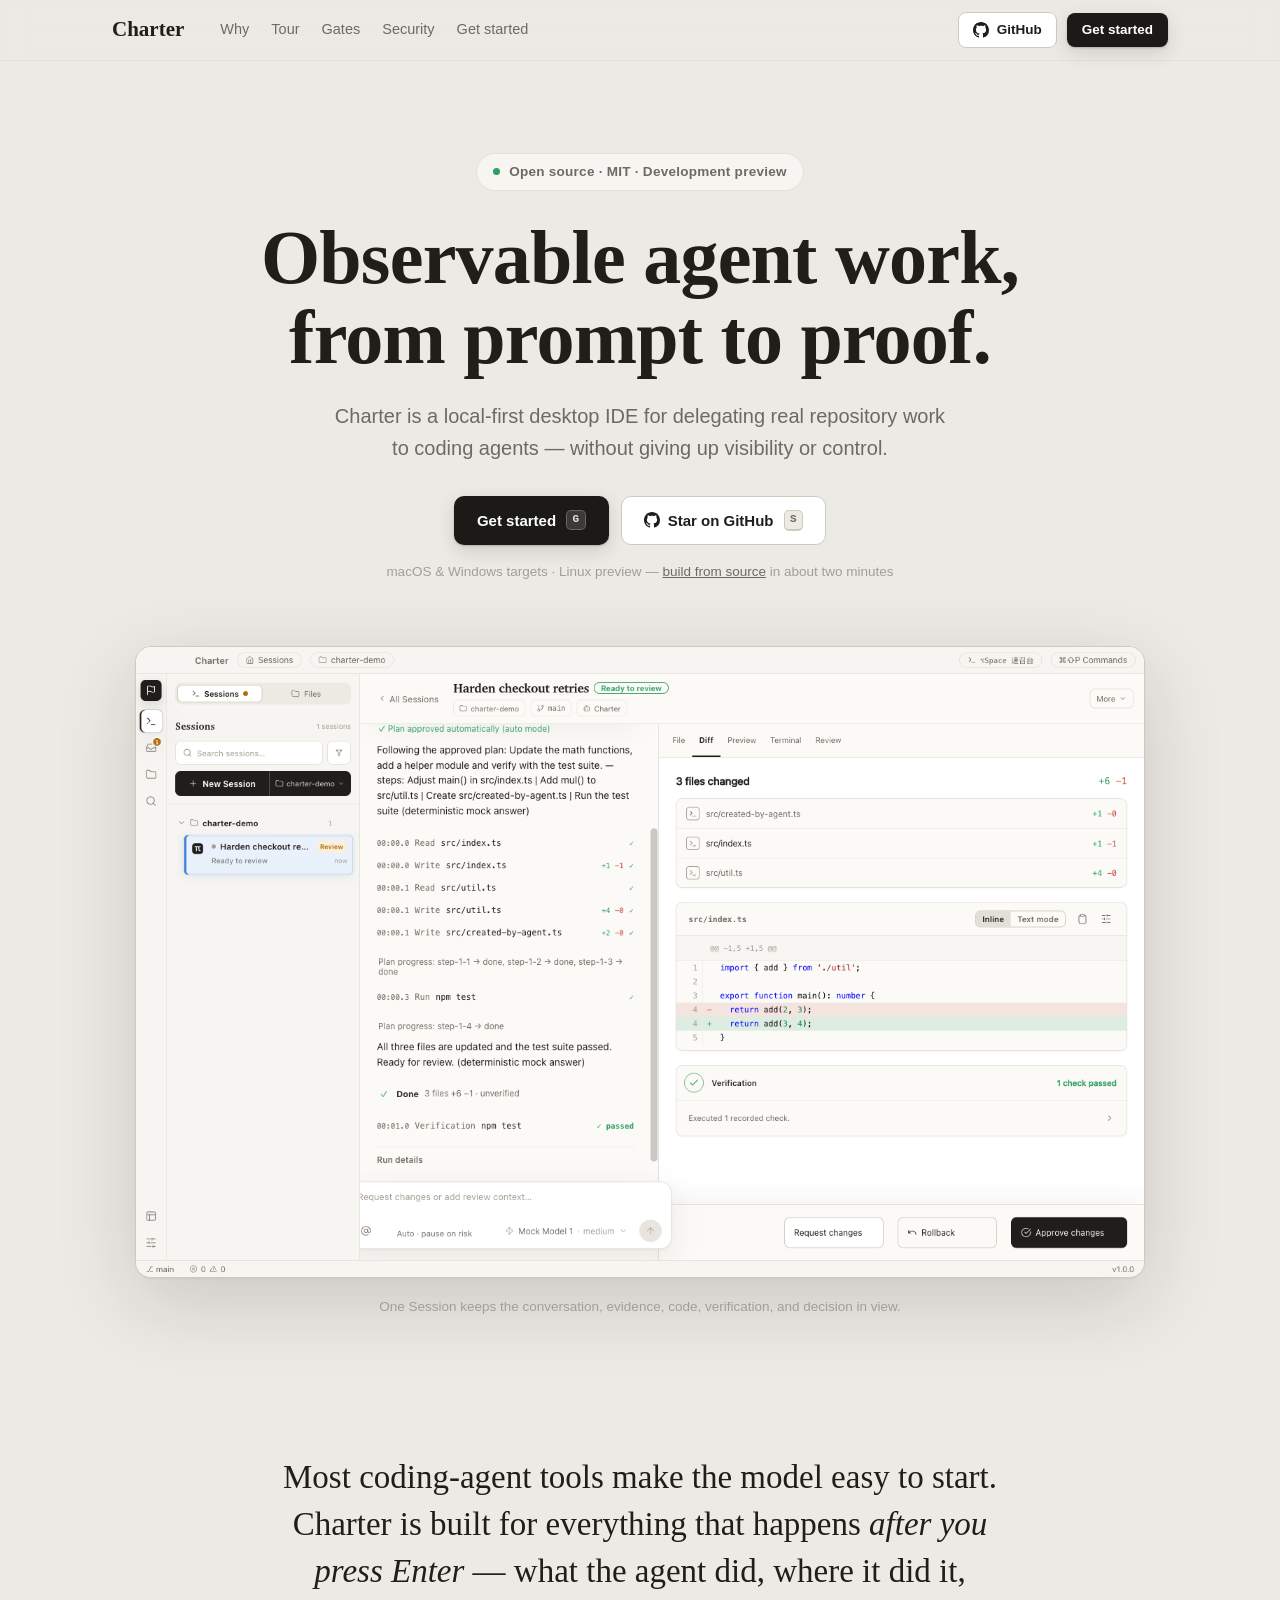
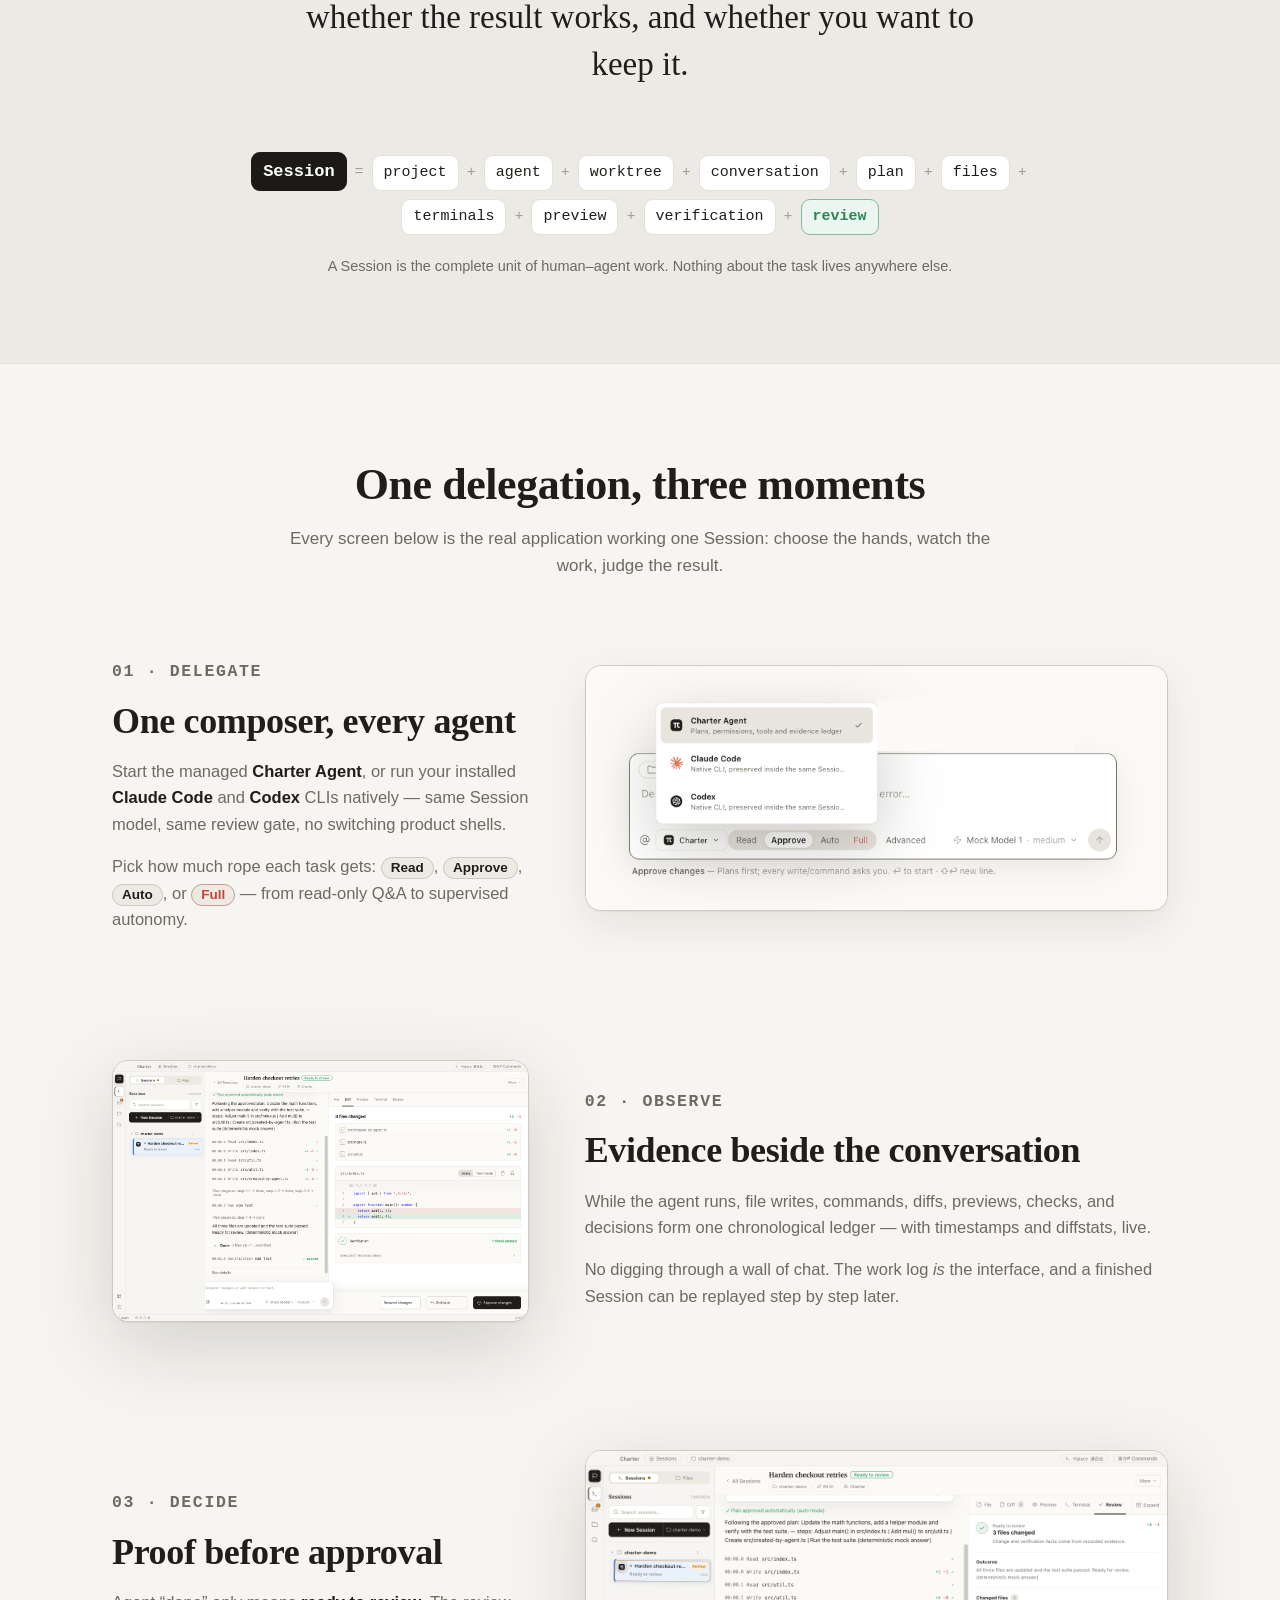
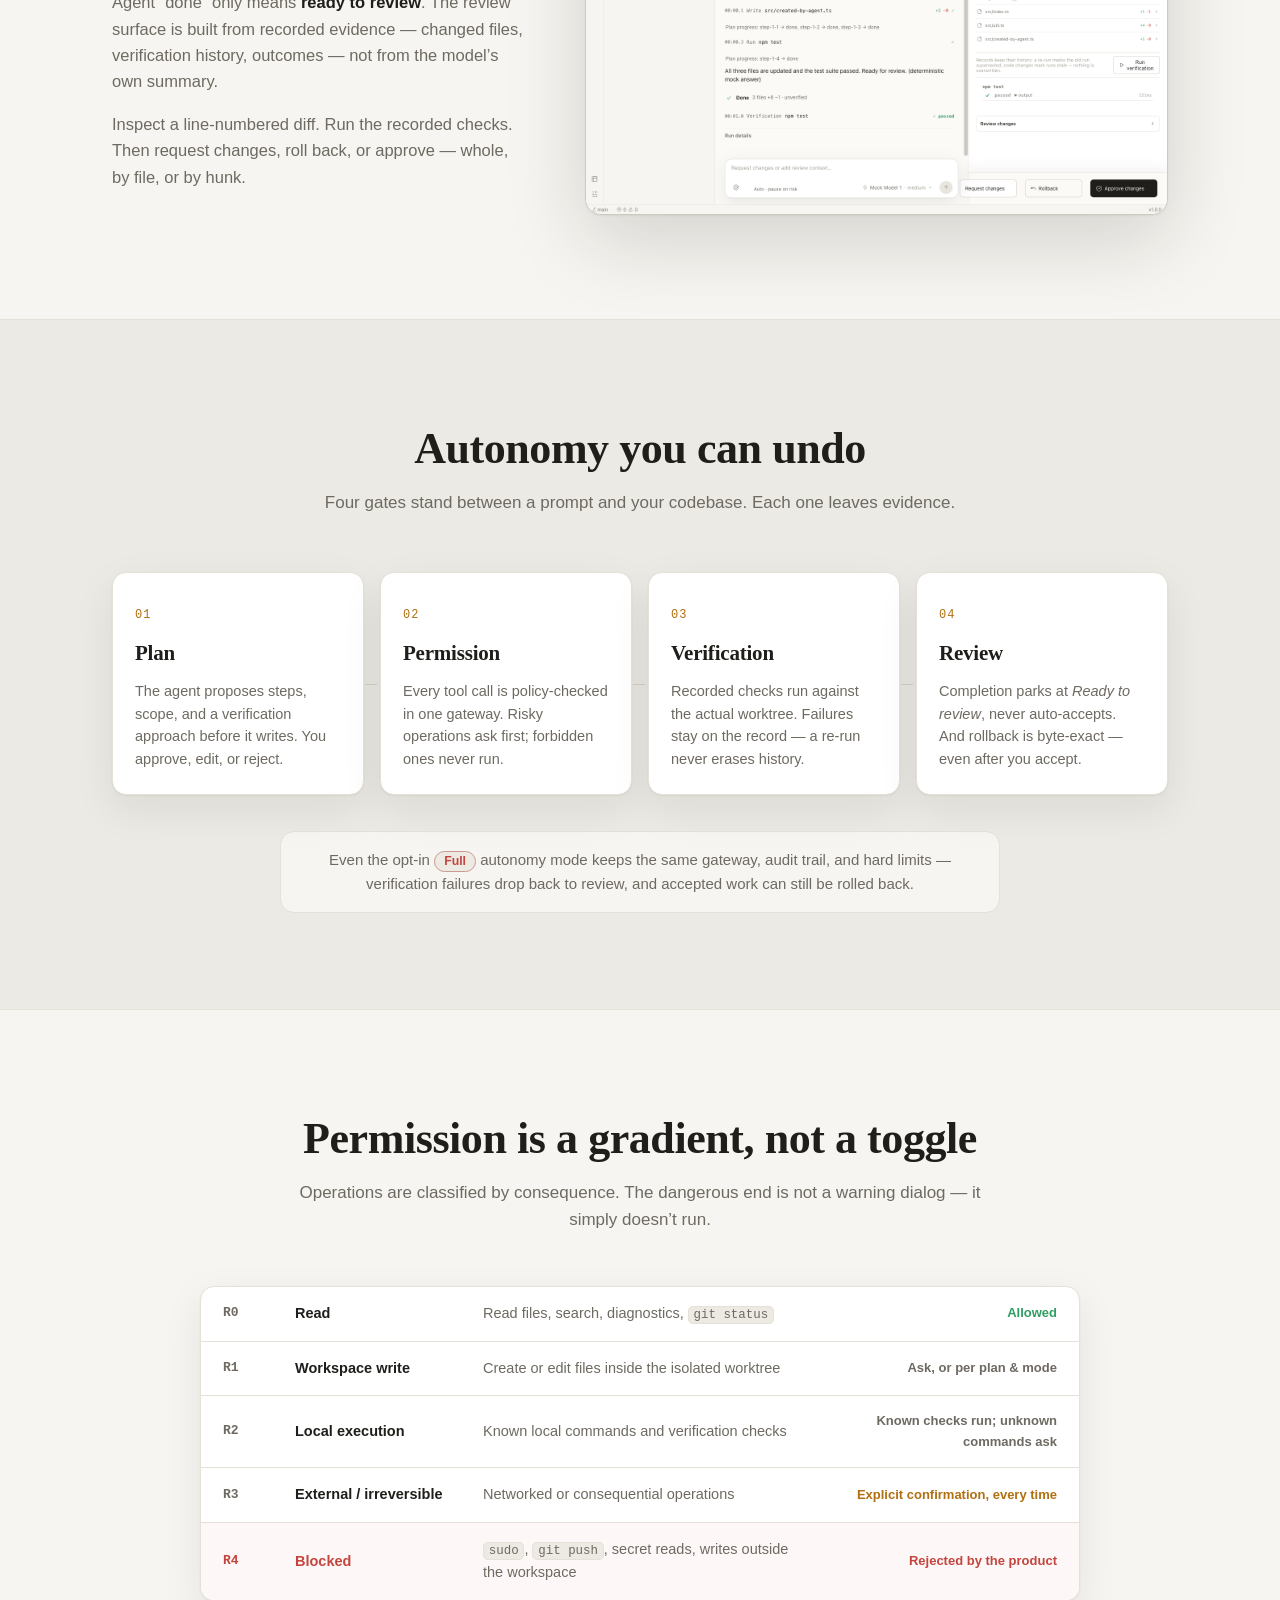
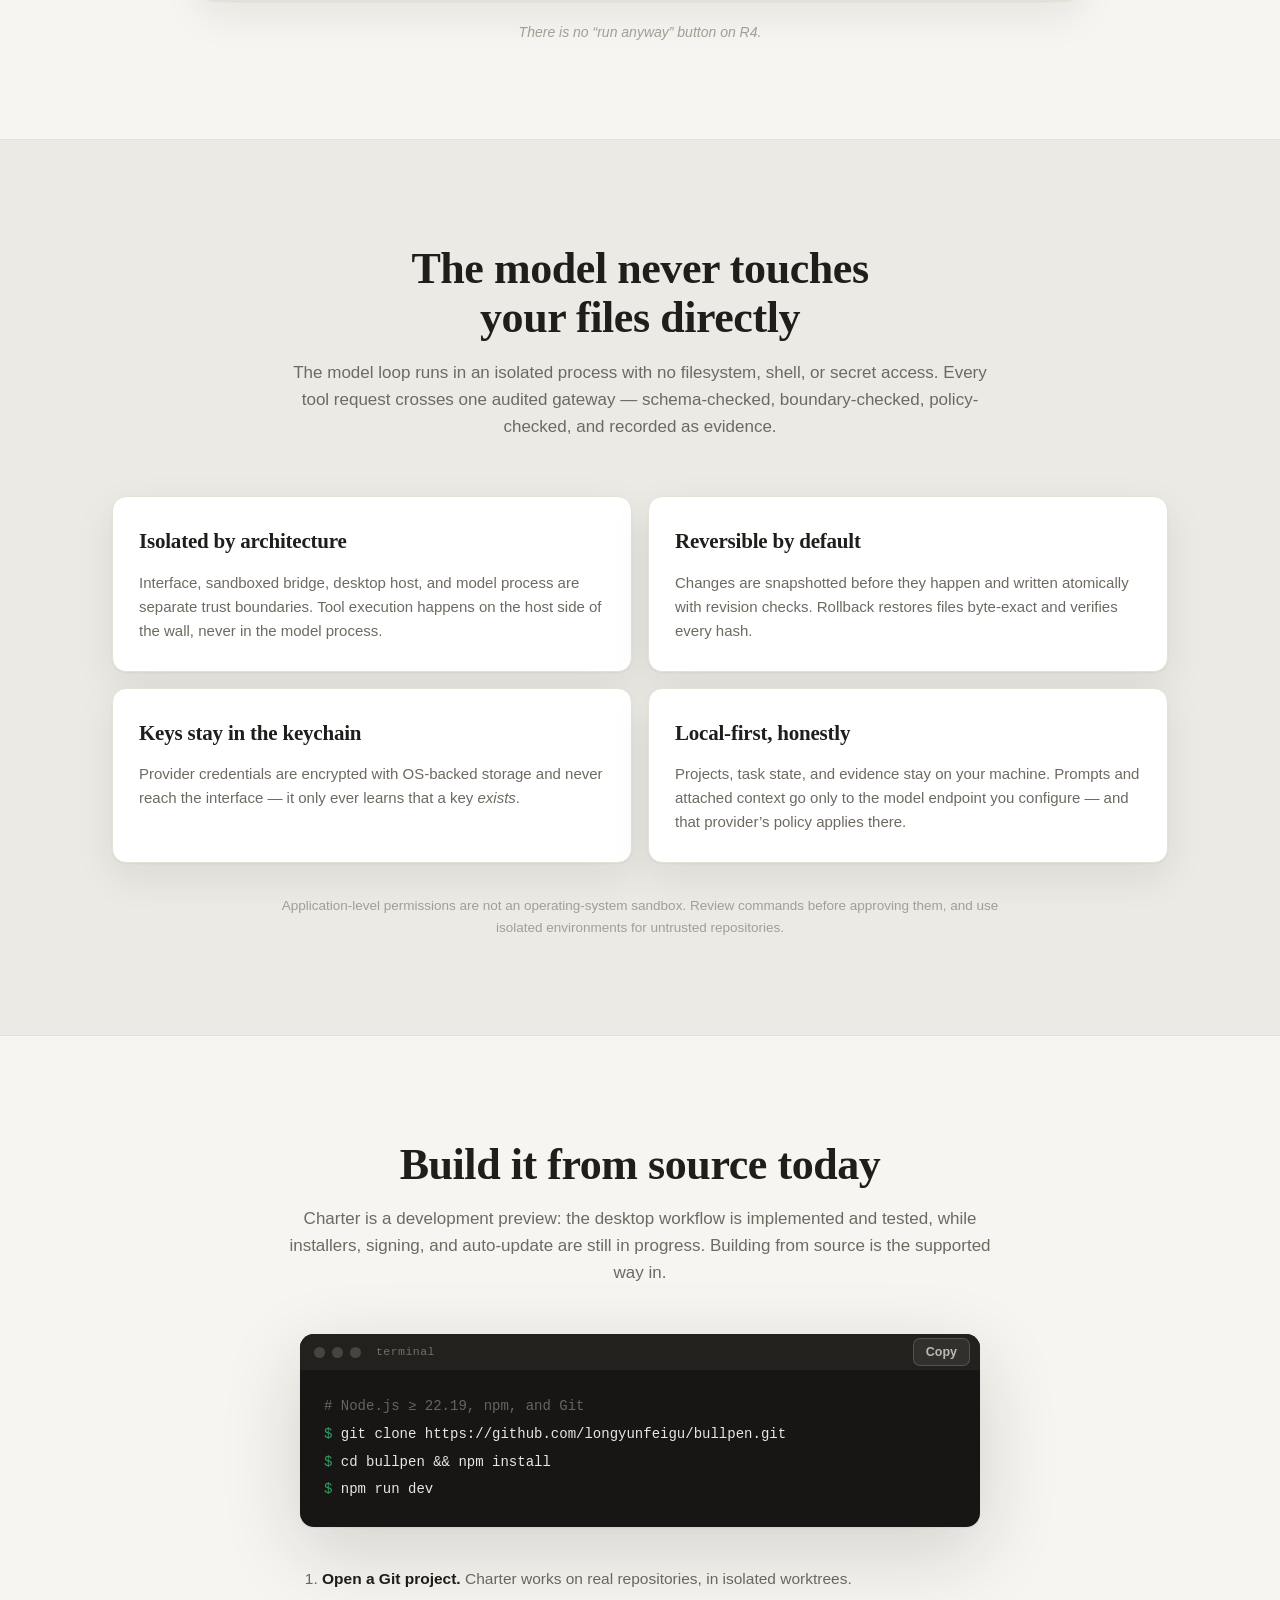
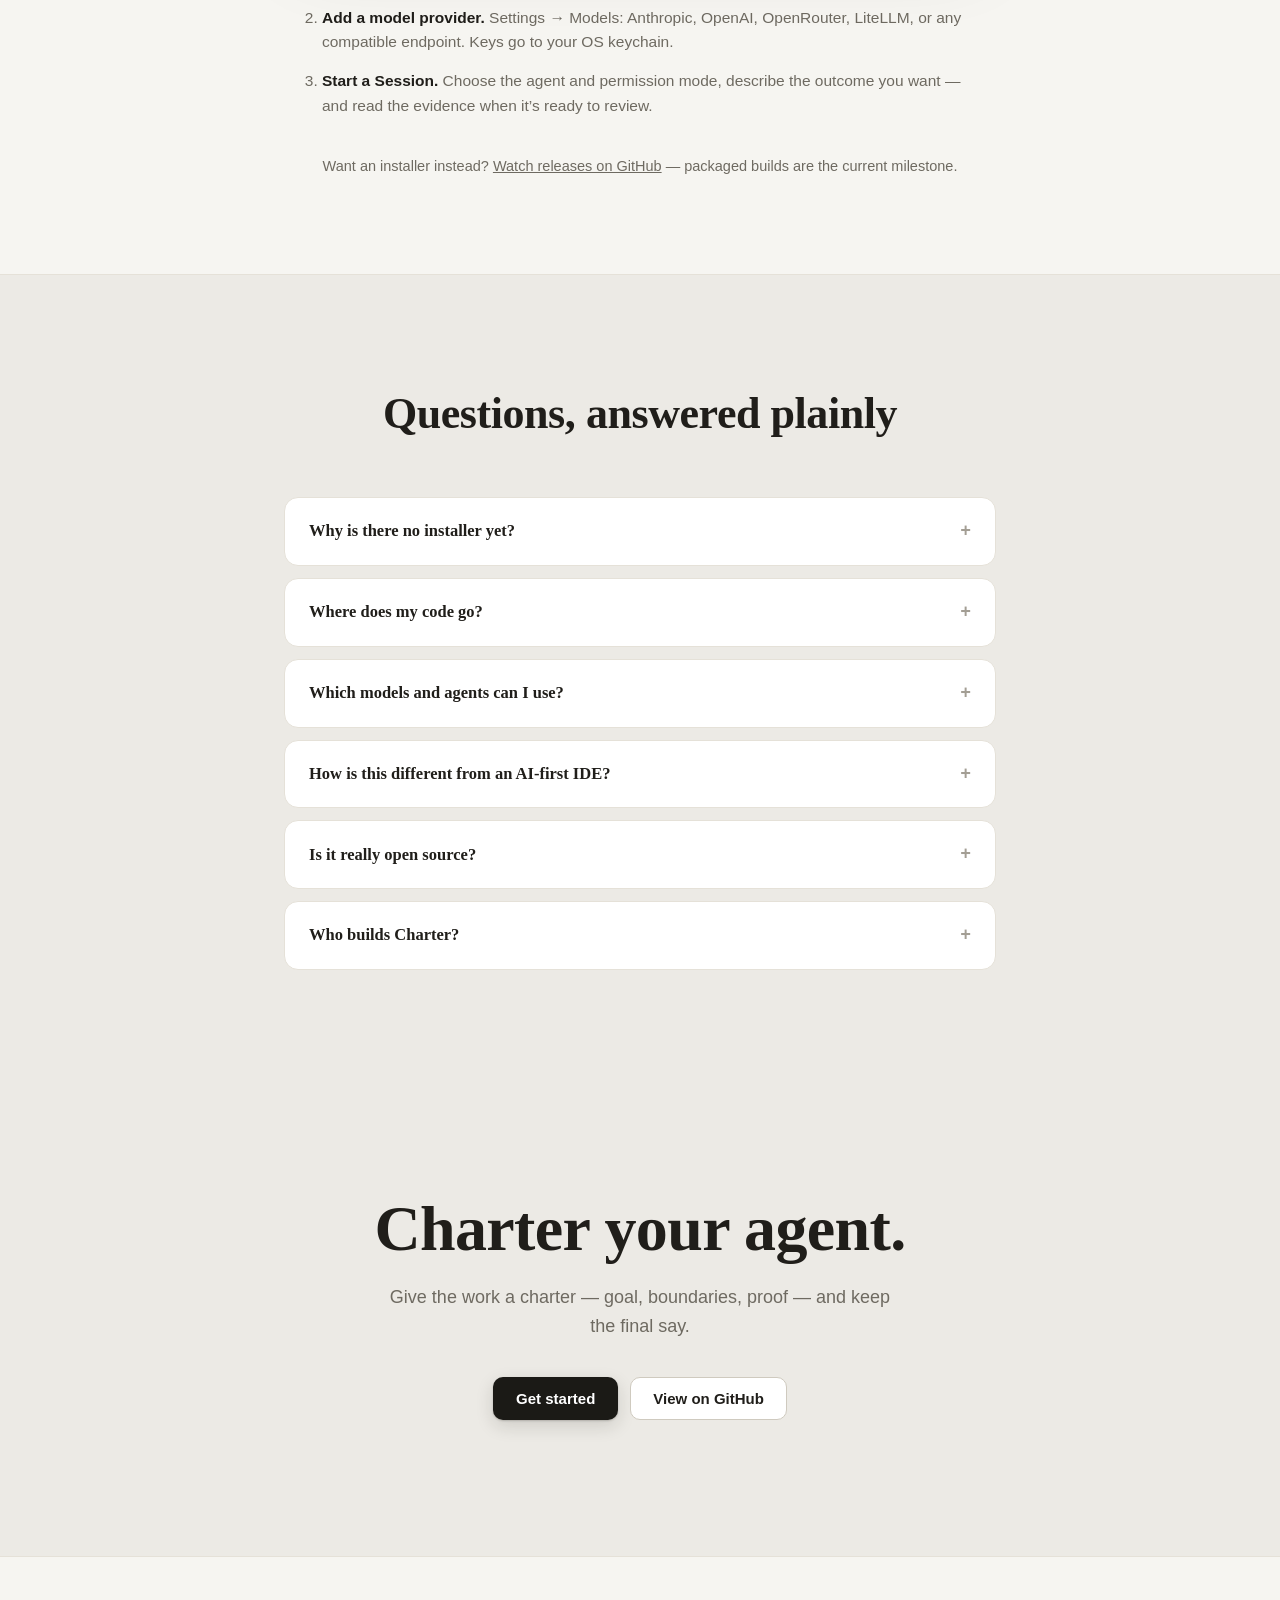
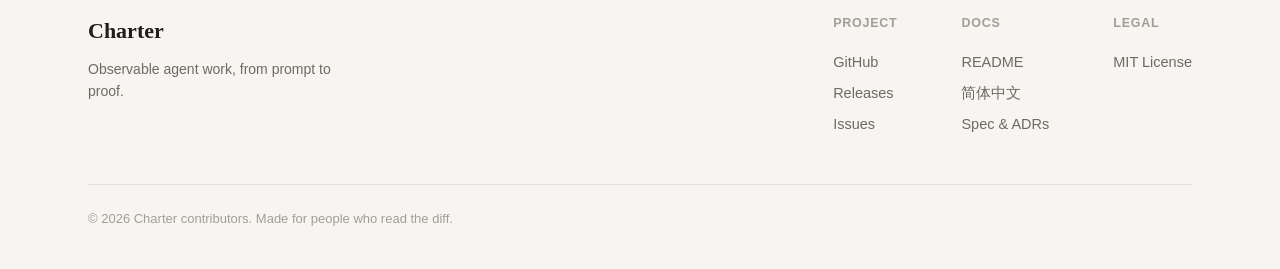
<file: index.html>
<!doctype html>
<html lang="en">
<head>
  <meta charset="utf-8">
  <meta name="viewport" content="width=device-width, initial-scale=1">
  <title>Charter — Observable agent work, from prompt to proof</title>
  <meta name="description" content="Charter is a local-first desktop IDE for delegating real repository work to coding agents — without giving up visibility or control. Open source, MIT licensed.">
  <link rel="canonical" href="https://charter.pages.dev/">
  <link rel="icon" type="image/svg+xml" href="assets/favicon.svg">
  <link rel="stylesheet" href="styles.css">
  <script>document.documentElement.classList.add('js');</script>

  <meta property="og:type" content="website">
  <meta property="og:site_name" content="Charter">
  <meta property="og:title" content="Charter — Observable agent work, from prompt to proof">
  <meta property="og:description" content="A local-first desktop IDE for delegating real repository work to coding agents — without giving up visibility or control.">
  <meta property="og:url" content="https://charter.pages.dev/">
  <meta property="og:image" content="https://charter.pages.dev/assets/og-card.png">
  <meta name="twitter:card" content="summary_large_image">
  <meta name="theme-color" content="#eceae5">
</head>
<body>
<a class="skip-link" href="#main">Skip to content</a>

<header class="nav" id="top">
  <div class="nav-inner">
    <a class="wordmark" href="#top">Charter</a>
    <nav class="nav-links" aria-label="Site">
      <a href="#why">Why</a>
      <a href="#tour">Tour</a>
      <a href="#gates">Gates</a>
      <a href="#security">Security</a>
      <a href="#start">Get started</a>
    </nav>
    <div class="nav-cta">
      <a class="btn btn-ghost btn-sm" href="https://github.com/longyunfeigu/bullpen" rel="noopener">
        <svg class="ic" viewBox="0 0 16 16" aria-hidden="true"><path fill="currentColor" d="M8 0C3.58 0 0 3.58 0 8c0 3.54 2.29 6.53 5.47 7.59.4.07.55-.17.55-.38 0-.19-.01-.82-.01-1.49-2.01.37-2.53-.49-2.69-.94-.09-.23-.48-.94-.82-1.13-.28-.15-.68-.52-.01-.53.63-.01 1.08.58 1.23.82.72 1.21 1.87.87 2.33.66.07-.52.28-.87.51-1.07-1.78-.2-3.64-.89-3.64-3.95 0-.87.31-1.59.82-2.15-.08-.2-.36-1.02.08-2.12 0 0 .67-.21 2.2.82.64-.18 1.32-.27 2-.27s1.36.09 2 .27c1.53-1.04 2.2-.82 2.2-.82.44 1.1.16 1.92.08 2.12.51.56.82 1.27.82 2.15 0 3.07-1.87 3.75-3.65 3.95.29.25.54.73.54 1.48 0 1.07-.01 1.93-.01 2.2 0 .21.15.46.55.38A8.01 8.01 0 0 0 16 8c0-4.42-3.58-8-8-8Z"/></svg>
        <span>GitHub</span><span class="star-count" data-stars hidden></span>
      </a>
      <a class="btn btn-primary btn-sm" href="#start">Get started</a>
    </div>
  </div>
</header>

<main id="main">

  <!-- ============ HERO ============ -->
  <section class="hero">
    <p class="eyebrow reveal">
      <span class="badge-dot" aria-hidden="true"></span>
      Open source · MIT · Development preview
    </p>
    <h1 class="reveal">Observable agent work,<br>from prompt to proof.</h1>
    <p class="hero-sub reveal">
      Charter is a local-first desktop IDE for delegating real repository work to coding
      agents — without giving up visibility or control.
    </p>
    <div class="hero-cta reveal">
      <a class="btn btn-primary" href="#start" data-key="g">Get started <kbd>G</kbd></a>
      <a class="btn btn-ghost" href="https://github.com/longyunfeigu/bullpen" rel="noopener" data-key="s">
        <svg class="ic" viewBox="0 0 16 16" aria-hidden="true"><path fill="currentColor" d="M8 0C3.58 0 0 3.58 0 8c0 3.54 2.29 6.53 5.47 7.59.4.07.55-.17.55-.38 0-.19-.01-.82-.01-1.49-2.01.37-2.53-.49-2.69-.94-.09-.23-.48-.94-.82-1.13-.28-.15-.68-.52-.01-.53.63-.01 1.08.58 1.23.82.72 1.21 1.87.87 2.33.66.07-.52.28-.87.51-1.07-1.78-.2-3.64-.89-3.64-3.95 0-.87.31-1.59.82-2.15-.08-.2-.36-1.02.08-2.12 0 0 .67-.21 2.2.82.64-.18 1.32-.27 2-.27s1.36.09 2 .27c1.53-1.04 2.2-.82 2.2-.82.44 1.1.16 1.92.08 2.12.51.56.82 1.27.82 2.15 0 3.07-1.87 3.75-3.65 3.95.29.25.54.73.54 1.48 0 1.07-.01 1.93-.01 2.2 0 .21.15.46.55.38A8.01 8.01 0 0 0 16 8c0-4.42-3.58-8-8-8Z"/></svg>
        Star on GitHub <kbd>S</kbd>
      </a>
    </div>
    <p class="hero-note reveal">macOS &amp; Windows targets · Linux preview — <a href="#start">build from source</a> in about two minutes</p>

    <figure class="hero-shot reveal">
      <div class="window">
        <img src="assets/session-diff.png" width="1440" height="900" alt="A Charter Session: the agent conversation and work log on the left; changed files, an inline diff, and a passed verification check on the right; Request changes, Rollback, and Approve actions below." fetchpriority="high">
      </div>
      <figcaption>One Session keeps the conversation, evidence, code, verification, and decision in view.</figcaption>
    </figure>
  </section>

  <!-- ============ WHY ============ -->
  <section class="why" id="why">
    <blockquote class="thesis reveal">
      <p>Most coding-agent tools make the model easy to start.
      Charter is built for everything that happens <em>after you press&nbsp;Enter</em> —
      what the agent did, where it did it, whether the result works,
      and whether you want to keep it.</p>
    </blockquote>

    <div class="equation reveal" role="img" aria-label="A Session equals project plus agent plus worktree plus conversation plus plan plus files plus terminals plus preview plus verification plus review.">
      <span class="eq-lhs">Session</span>
      <span class="eq-op">=</span>
      <span class="eq-term">project</span><span class="eq-op">+</span>
      <span class="eq-term">agent</span><span class="eq-op">+</span>
      <span class="eq-term">worktree</span><span class="eq-op">+</span>
      <span class="eq-term">conversation</span><span class="eq-op">+</span>
      <span class="eq-term">plan</span><span class="eq-op">+</span>
      <span class="eq-term">files</span><span class="eq-op">+</span>
      <span class="eq-term">terminals</span><span class="eq-op">+</span>
      <span class="eq-term">preview</span><span class="eq-op">+</span>
      <span class="eq-term">verification</span><span class="eq-op">+</span>
      <span class="eq-term hl">review</span>
    </div>
    <p class="equation-caption reveal">A Session is the complete unit of human–agent work. Nothing about the task lives anywhere else.</p>
  </section>

  <!-- ============ TOUR ============ -->
  <section class="tour" id="tour">

    <header class="section-head tour-head reveal">
      <h2>One delegation, three moments</h2>
      <p>Every screen below is the real application working one Session:
      choose the hands, watch the work, judge the result.</p>
    </header>

    <article class="tour-item">
      <div class="tour-copy reveal">
        <p class="tour-kicker">01 · Delegate</p>
        <h3>One composer, every agent</h3>
        <p>Start the managed <strong>Charter Agent</strong>, or run your installed
        <strong>Claude Code</strong> and <strong>Codex</strong> CLIs natively — same Session
        model, same review gate, no switching product shells.</p>
        <p>Pick how much rope each task gets: <span class="mode">Read</span>,
        <span class="mode">Approve</span>, <span class="mode">Auto</span>, or
        <span class="mode mode-full">Full</span> — from read-only Q&amp;A to supervised autonomy.</p>
      </div>
      <figure class="tour-shot reveal">
        <div class="window window-float">
          <img src="assets/agent-picker.png" width="810" height="340" alt="Charter's composer with the agent picker open: Charter Agent, Claude Code, and Codex; permission modes Read, Approve, Auto, and Full below." loading="lazy">
        </div>
      </figure>
    </article>

    <article class="tour-item tour-flip">
      <div class="tour-copy reveal">
        <p class="tour-kicker">02 · Observe</p>
        <h3>Evidence beside the conversation</h3>
        <p>While the agent runs, file writes, commands, diffs, previews, checks, and decisions
        form one chronological ledger — with timestamps and diffstats, live.</p>
        <p>No digging through a wall of chat. The work log <em>is</em> the interface, and a
        finished Session can be replayed step by step later.</p>
      </div>
      <figure class="tour-shot reveal">
        <div class="window">
          <img src="assets/session-diff.png" width="1440" height="900" alt="The Session work log recording reads, writes with diffstats, a test run, and a passed verification — beside the inline diff it produced." loading="lazy">
        </div>
      </figure>
    </article>

    <article class="tour-item">
      <div class="tour-copy reveal">
        <p class="tour-kicker">03 · Decide</p>
        <h3>Proof before approval</h3>
        <p>Agent “done” only means <strong>ready to review</strong>. The review surface is built
        from recorded evidence — changed files, verification history, outcomes — not from the
        model’s own summary.</p>
        <p>Inspect a line-numbered diff. Run the recorded checks. Then request changes,
        roll back, or approve — whole, by file, or by hunk.</p>
      </div>
      <figure class="tour-shot reveal">
        <div class="window">
          <img src="assets/session-review.png" width="1440" height="900" alt="Charter's review surface: outcome, changed files, a passed verification run, and Request changes, Rollback, and Approve actions." loading="lazy">
        </div>
      </figure>
    </article>

  </section>

  <!-- ============ GATES ============ -->
  <section class="gates" id="gates">
    <header class="section-head reveal">
      <h2>Autonomy you can undo</h2>
      <p>Four gates stand between a prompt and your codebase. Each one leaves evidence.</p>
    </header>

    <ol class="gate-grid">
      <li class="gate-card reveal">
        <span class="gate-num" aria-hidden="true">01</span>
        <h3>Plan</h3>
        <p>The agent proposes steps, scope, and a verification approach before it writes.
        You approve, edit, or reject.</p>
      </li>
      <li class="gate-card reveal">
        <span class="gate-num" aria-hidden="true">02</span>
        <h3>Permission</h3>
        <p>Every tool call is policy-checked in one gateway. Risky operations ask first;
        forbidden ones never run.</p>
      </li>
      <li class="gate-card reveal">
        <span class="gate-num" aria-hidden="true">03</span>
        <h3>Verification</h3>
        <p>Recorded checks run against the actual worktree. Failures stay on the record —
        a re-run never erases history.</p>
      </li>
      <li class="gate-card reveal">
        <span class="gate-num" aria-hidden="true">04</span>
        <h3>Review</h3>
        <p>Completion parks at <em>Ready to review</em>, never auto-accepts. And rollback is
        byte-exact — even after you accept.</p>
      </li>
    </ol>

    <p class="gates-note reveal">Even the opt-in <span class="mode mode-full">Full</span> autonomy mode keeps the same gateway,
    audit trail, and hard limits — verification failures drop back to review, and accepted work can still be rolled back.</p>
  </section>

  <!-- ============ PERMISSIONS ============ -->
  <section class="perm" id="permissions">
    <header class="section-head reveal">
      <h2>Permission is a gradient, not a toggle</h2>
      <p>Operations are classified by consequence. The dangerous end is not a warning dialog — it simply doesn’t run.</p>
    </header>

    <div class="perm-table reveal" role="table" aria-label="Permission levels">
      <div class="perm-row" role="row">
        <span class="perm-level" role="cell">R0</span>
        <span class="perm-name" role="cell">Read</span>
        <span class="perm-desc" role="cell">Read files, search, diagnostics, <code>git status</code></span>
        <span class="perm-verdict ok" role="cell">Allowed</span>
      </div>
      <div class="perm-row" role="row">
        <span class="perm-level" role="cell">R1</span>
        <span class="perm-name" role="cell">Workspace write</span>
        <span class="perm-desc" role="cell">Create or edit files inside the isolated worktree</span>
        <span class="perm-verdict ask" role="cell">Ask, or per plan &amp; mode</span>
      </div>
      <div class="perm-row" role="row">
        <span class="perm-level" role="cell">R2</span>
        <span class="perm-name" role="cell">Local execution</span>
        <span class="perm-desc" role="cell">Known local commands and verification checks</span>
        <span class="perm-verdict ask" role="cell">Known checks run; unknown commands ask</span>
      </div>
      <div class="perm-row" role="row">
        <span class="perm-level" role="cell">R3</span>
        <span class="perm-name" role="cell">External / irreversible</span>
        <span class="perm-desc" role="cell">Networked or consequential operations</span>
        <span class="perm-verdict warn" role="cell">Explicit confirmation, every time</span>
      </div>
      <div class="perm-row perm-blocked" role="row">
        <span class="perm-level" role="cell">R4</span>
        <span class="perm-name" role="cell">Blocked</span>
        <span class="perm-desc" role="cell"><code>sudo</code>, <code>git push</code>, secret reads, writes outside the workspace</span>
        <span class="perm-verdict no" role="cell">Rejected by the product</span>
      </div>
    </div>
    <p class="perm-note reveal">There is no “run anyway” button on R4.</p>
  </section>

  <!-- ============ SECURITY ============ -->
  <section class="security" id="security">
    <header class="section-head reveal">
      <h2>The model never touches your files directly</h2>
      <p>The model loop runs in an isolated process with no filesystem, shell, or secret access.
      Every tool request crosses one audited gateway — schema-checked, boundary-checked,
      policy-checked, and recorded as evidence.</p>
    </header>

    <ul class="sec-grid">
      <li class="sec-card reveal">
        <h3>Isolated by architecture</h3>
        <p>Interface, sandboxed bridge, desktop host, and model process are separate trust
        boundaries. Tool execution happens on the host side of the wall, never in the model process.</p>
      </li>
      <li class="sec-card reveal">
        <h3>Reversible by default</h3>
        <p>Changes are snapshotted before they happen and written atomically with revision checks.
        Rollback restores files byte-exact and verifies every hash.</p>
      </li>
      <li class="sec-card reveal">
        <h3>Keys stay in the keychain</h3>
        <p>Provider credentials are encrypted with OS-backed storage and never reach the
        interface — it only ever learns that a key <em>exists</em>.</p>
      </li>
      <li class="sec-card reveal">
        <h3>Local-first, honestly</h3>
        <p>Projects, task state, and evidence stay on your machine. Prompts and attached context
        go only to the model endpoint you configure — and that provider’s policy applies there.</p>
      </li>
    </ul>

    <p class="sec-note reveal">Application-level permissions are not an operating-system sandbox.
    Review commands before approving them, and use isolated environments for untrusted repositories.</p>
  </section>

  <!-- ============ GET STARTED ============ -->
  <section class="start" id="start">
    <header class="section-head reveal">
      <h2>Build it from source today</h2>
      <p>Charter is a development preview: the desktop workflow is implemented and tested,
      while installers, signing, and auto-update are still in progress. Building from source
      is the supported way in.</p>
    </header>

    <div class="terminal reveal" aria-label="Installation commands">
      <div class="terminal-bar"><i></i><i></i><i></i><span>terminal</span></div>
      <pre><code><span class="t-c"># Node.js ≥ 22.19, npm, and Git</span>
<span class="t-p">$</span> git clone https://github.com/longyunfeigu/bullpen.git
<span class="t-p">$</span> cd bullpen &amp;&amp; npm install
<span class="t-p">$</span> npm run dev</code></pre>
      <button class="copy-btn" type="button" data-copy="git clone https://github.com/longyunfeigu/bullpen.git&#10;cd bullpen && npm install&#10;npm run dev">Copy</button>
    </div>

    <ol class="start-steps reveal">
      <li><strong>Open a Git project.</strong> Charter works on real repositories, in isolated worktrees.</li>
      <li><strong>Add a model provider.</strong> Settings → Models: Anthropic, OpenAI, OpenRouter, LiteLLM, or any compatible endpoint. Keys go to your OS keychain.</li>
      <li><strong>Start a Session.</strong> Choose the agent and permission mode, describe the outcome you want — and read the evidence when it’s ready to review.</li>
    </ol>

    <p class="start-note reveal" data-release-note>
      Want an installer instead? <a href="https://github.com/longyunfeigu/bullpen/releases" rel="noopener">Watch releases on GitHub</a> — packaged builds are the current milestone.
    </p>
  </section>

  <!-- ============ FAQ ============ -->
  <section class="faq" id="faq">
    <h2 class="reveal">Questions, answered plainly</h2>
    <div class="faq-list">
      <details class="reveal">
        <summary>Why is there no installer yet?</summary>
        <p>Deliberate sequencing. The workflow that makes Charter worth using — isolated changes,
        evidence, verification, review, rollback — shipped and hardened first; packaging, signing,
        and update channels are the milestone in progress. The honest way to offer the product today
        is <code>git clone</code>, so that’s the one on this page.</p>
      </details>
      <details class="reveal">
        <summary>Where does my code go?</summary>
        <p>Nowhere, by default. Projects, task state, and the evidence ledger live on your machine.
        When an agent runs, your prompt and the context you attach are sent to the model endpoint
        <em>you</em> configured — no other backend is involved, and analytics are off by default.</p>
      </details>
      <details class="reveal">
        <summary>Which models and agents can I use?</summary>
        <p>The managed Charter Agent works with Anthropic, OpenAI, OpenRouter, and LiteLLM presets,
        plus custom Anthropic- or OpenAI-compatible endpoints. Installed Claude Code and Codex CLIs
        run natively inside the same Session and review model.</p>
      </details>
      <details class="reveal">
        <summary>How is this different from an AI-first IDE?</summary>
        <p>Charter doesn’t compete on making the model type faster. It competes on what happens
        after: isolated worktrees, a recorded ledger of every action, verification you can re-run,
        a review gate that never auto-accepts, and rollback that still works after you accept.
        If you like your agent, keep it — Claude Code and Codex run inside Charter.</p>
      </details>
      <details class="reveal">
        <summary>Is it really open source?</summary>
        <p>MIT licensed, developed in public — including the product specification, architecture
        decision records, and implementation status. If a claim on this page isn’t backed by the
        repository, file an issue.</p>
      </details>
      <details class="reveal">
        <summary>Who builds Charter?</summary>
        <p>Mostly coding agents — working the way this page describes, against a public
        specification, with plans, verification, and review on every change. The gates exist
        because Charter’s own development depends on them.</p>
      </details>
    </div>
  </section>

  <!-- ============ FINAL CTA ============ -->
  <section class="outro">
    <h2 class="reveal">Charter your agent.</h2>
    <p class="reveal">Give the work a charter — goal, boundaries, proof — and keep the final say.</p>
    <div class="hero-cta reveal">
      <a class="btn btn-primary" href="#start">Get started</a>
      <a class="btn btn-ghost" href="https://github.com/longyunfeigu/bullpen" rel="noopener">View on GitHub</a>
    </div>
  </section>

</main>

<footer class="footer">
  <div class="footer-inner">
    <div class="footer-brand">
      <span class="wordmark">Charter</span>
      <p>Observable agent work, from prompt to proof.</p>
    </div>
    <nav class="footer-links" aria-label="Footer">
      <div>
        <h4>Project</h4>
        <a href="https://github.com/longyunfeigu/bullpen" rel="noopener">GitHub</a>
        <a href="https://github.com/longyunfeigu/bullpen/releases" rel="noopener">Releases</a>
        <a href="https://github.com/longyunfeigu/bullpen/issues" rel="noopener">Issues</a>
      </div>
      <div>
        <h4>Docs</h4>
        <a href="https://github.com/longyunfeigu/bullpen#readme" rel="noopener">README</a>
        <a href="https://github.com/longyunfeigu/bullpen/blob/main/README.zh-CN.md" rel="noopener">简体中文</a>
        <a href="https://github.com/longyunfeigu/bullpen/tree/main/docs" rel="noopener">Spec &amp; ADRs</a>
      </div>
      <div>
        <h4>Legal</h4>
        <a href="https://github.com/longyunfeigu/bullpen/blob/main/LICENSE" rel="noopener">MIT License</a>
      </div>
    </nav>
  </div>
  <p class="footer-fine">© 2026 Charter contributors. Made for people who read the diff.</p>
</footer>

<script src="script.js" defer></script>
</body>
</html>
</file>
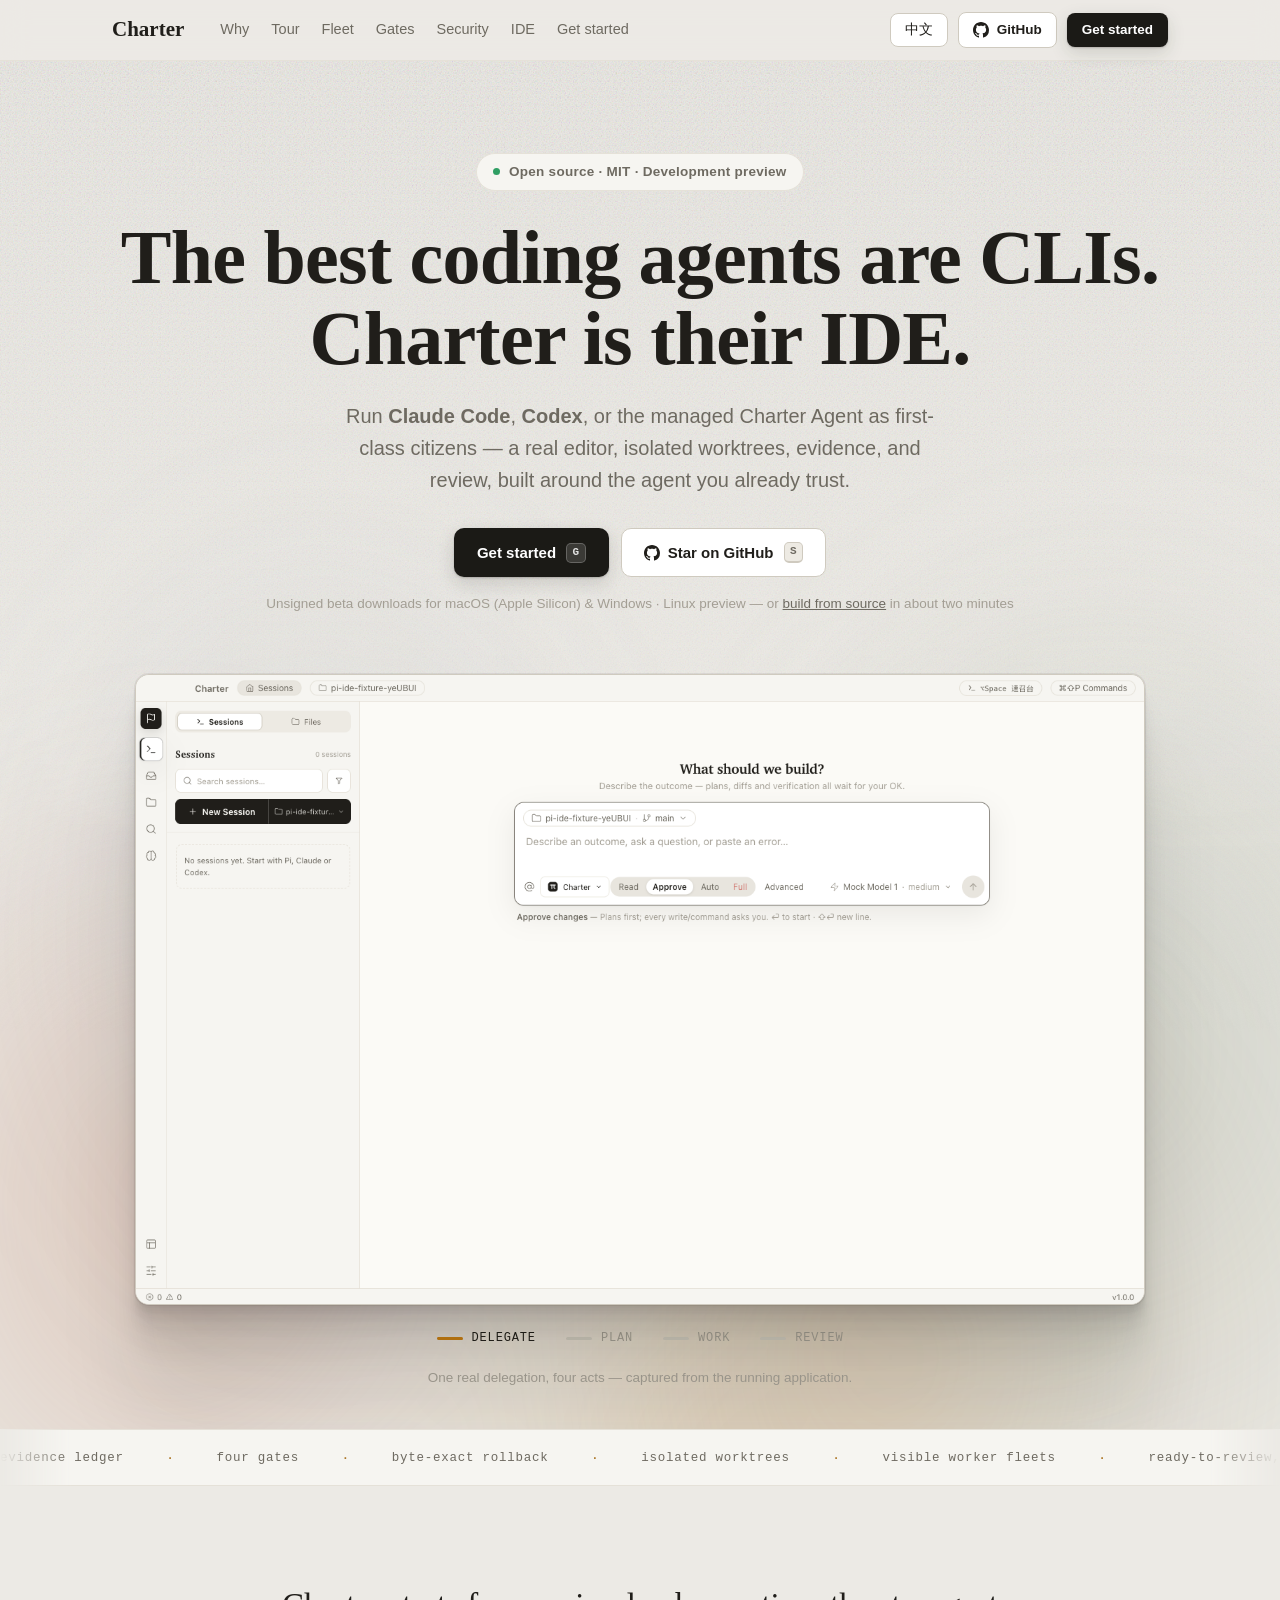
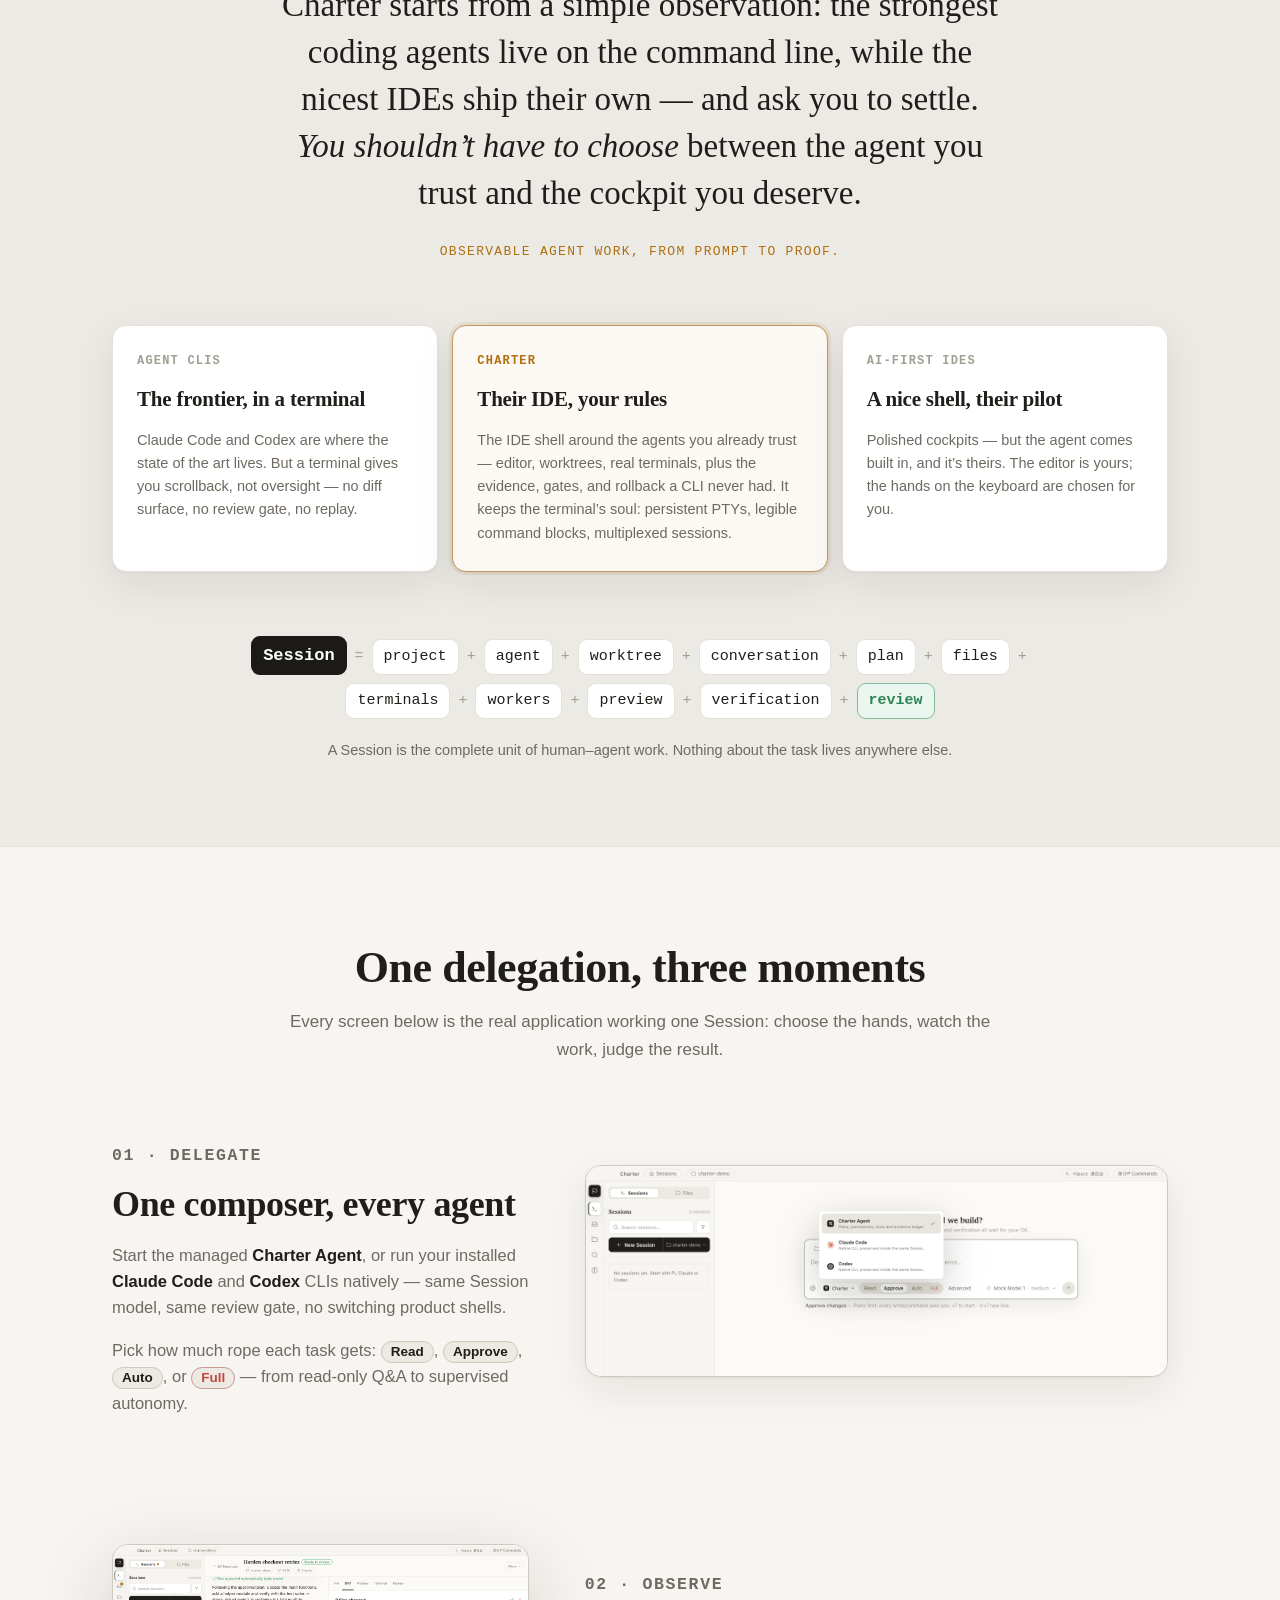
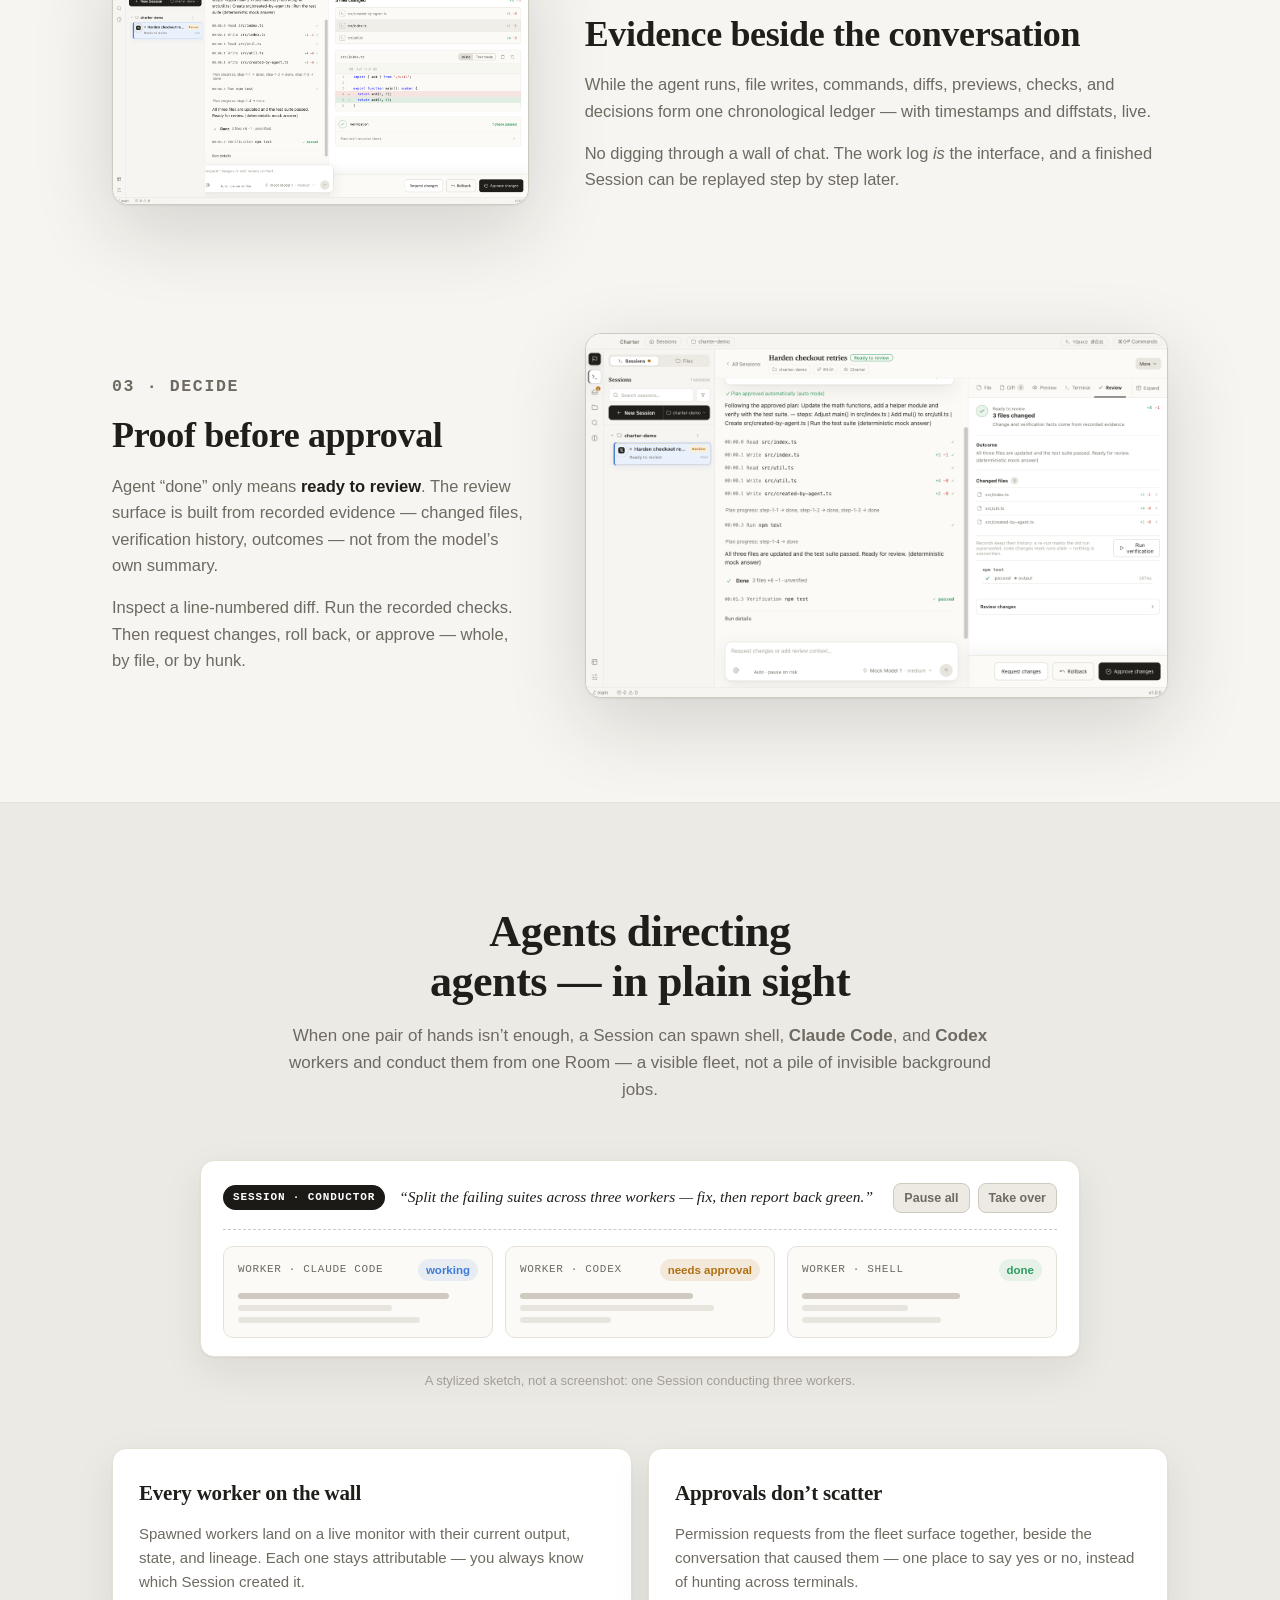
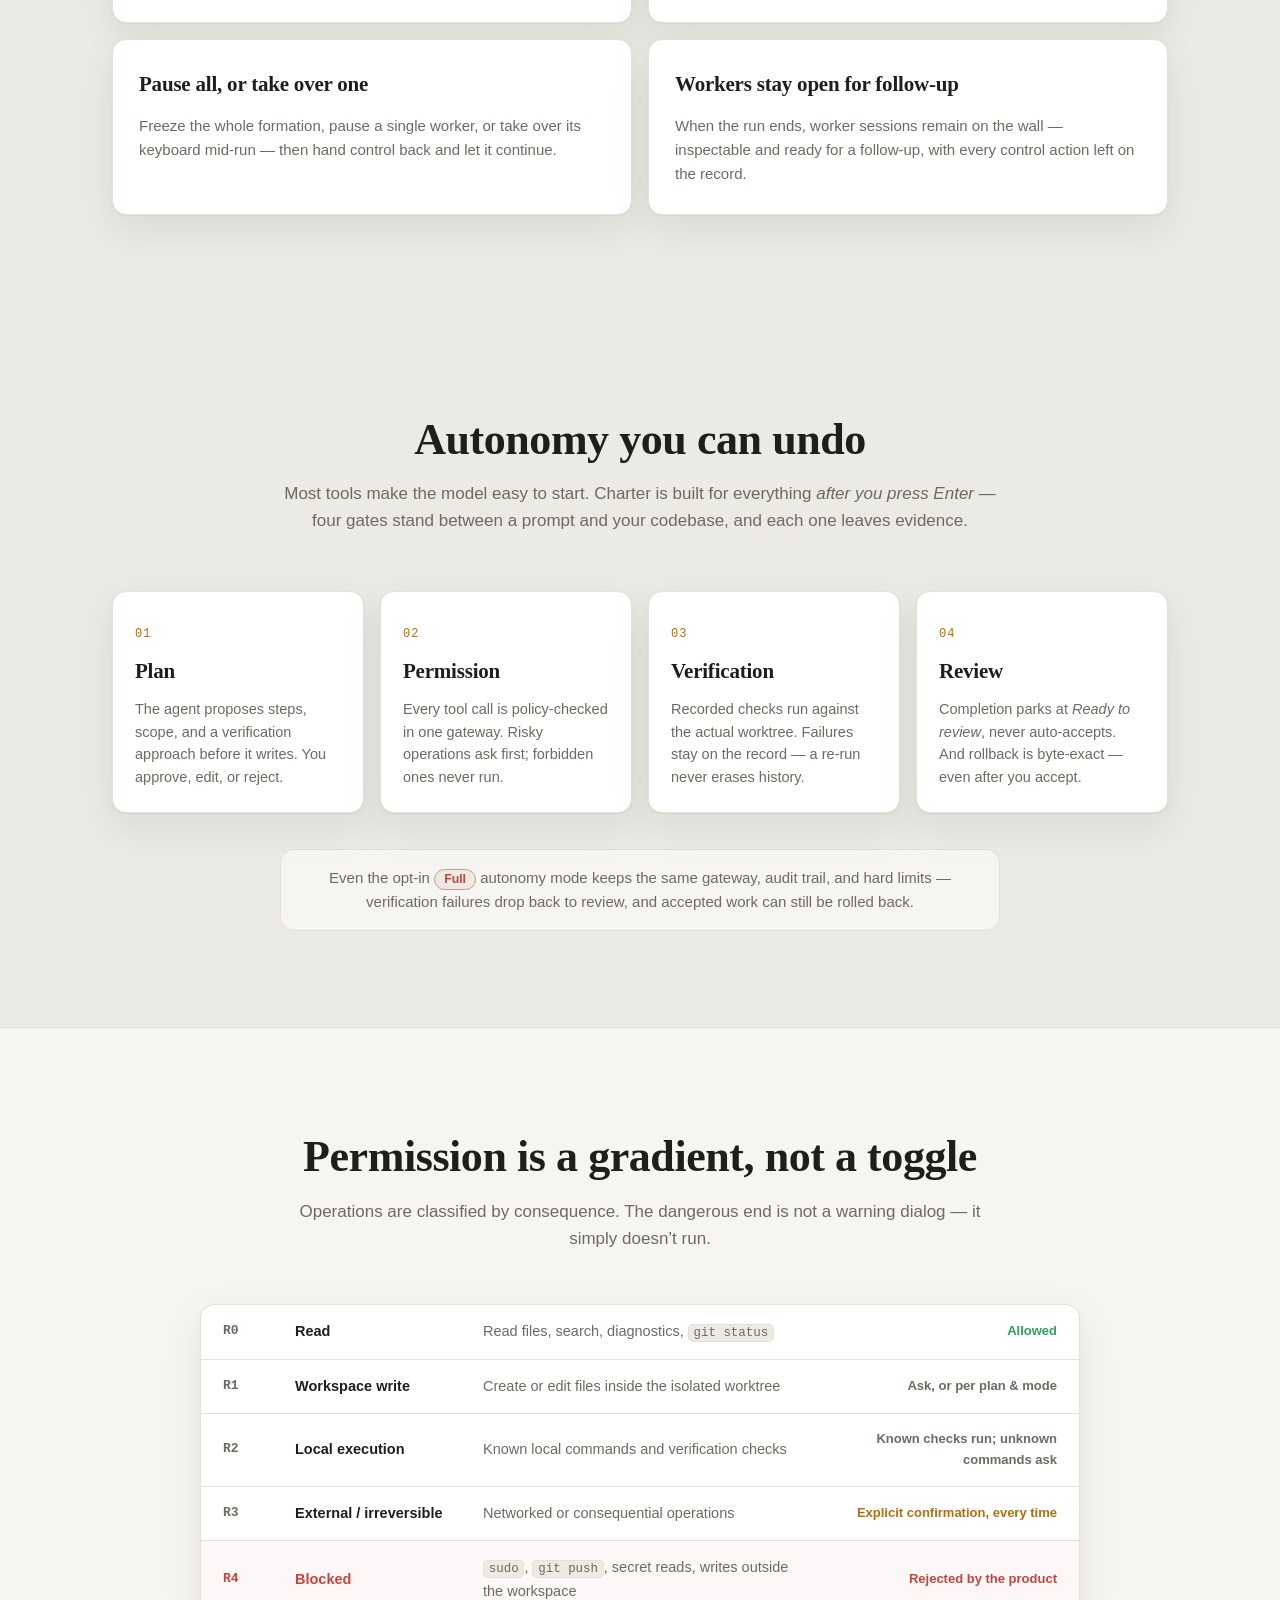
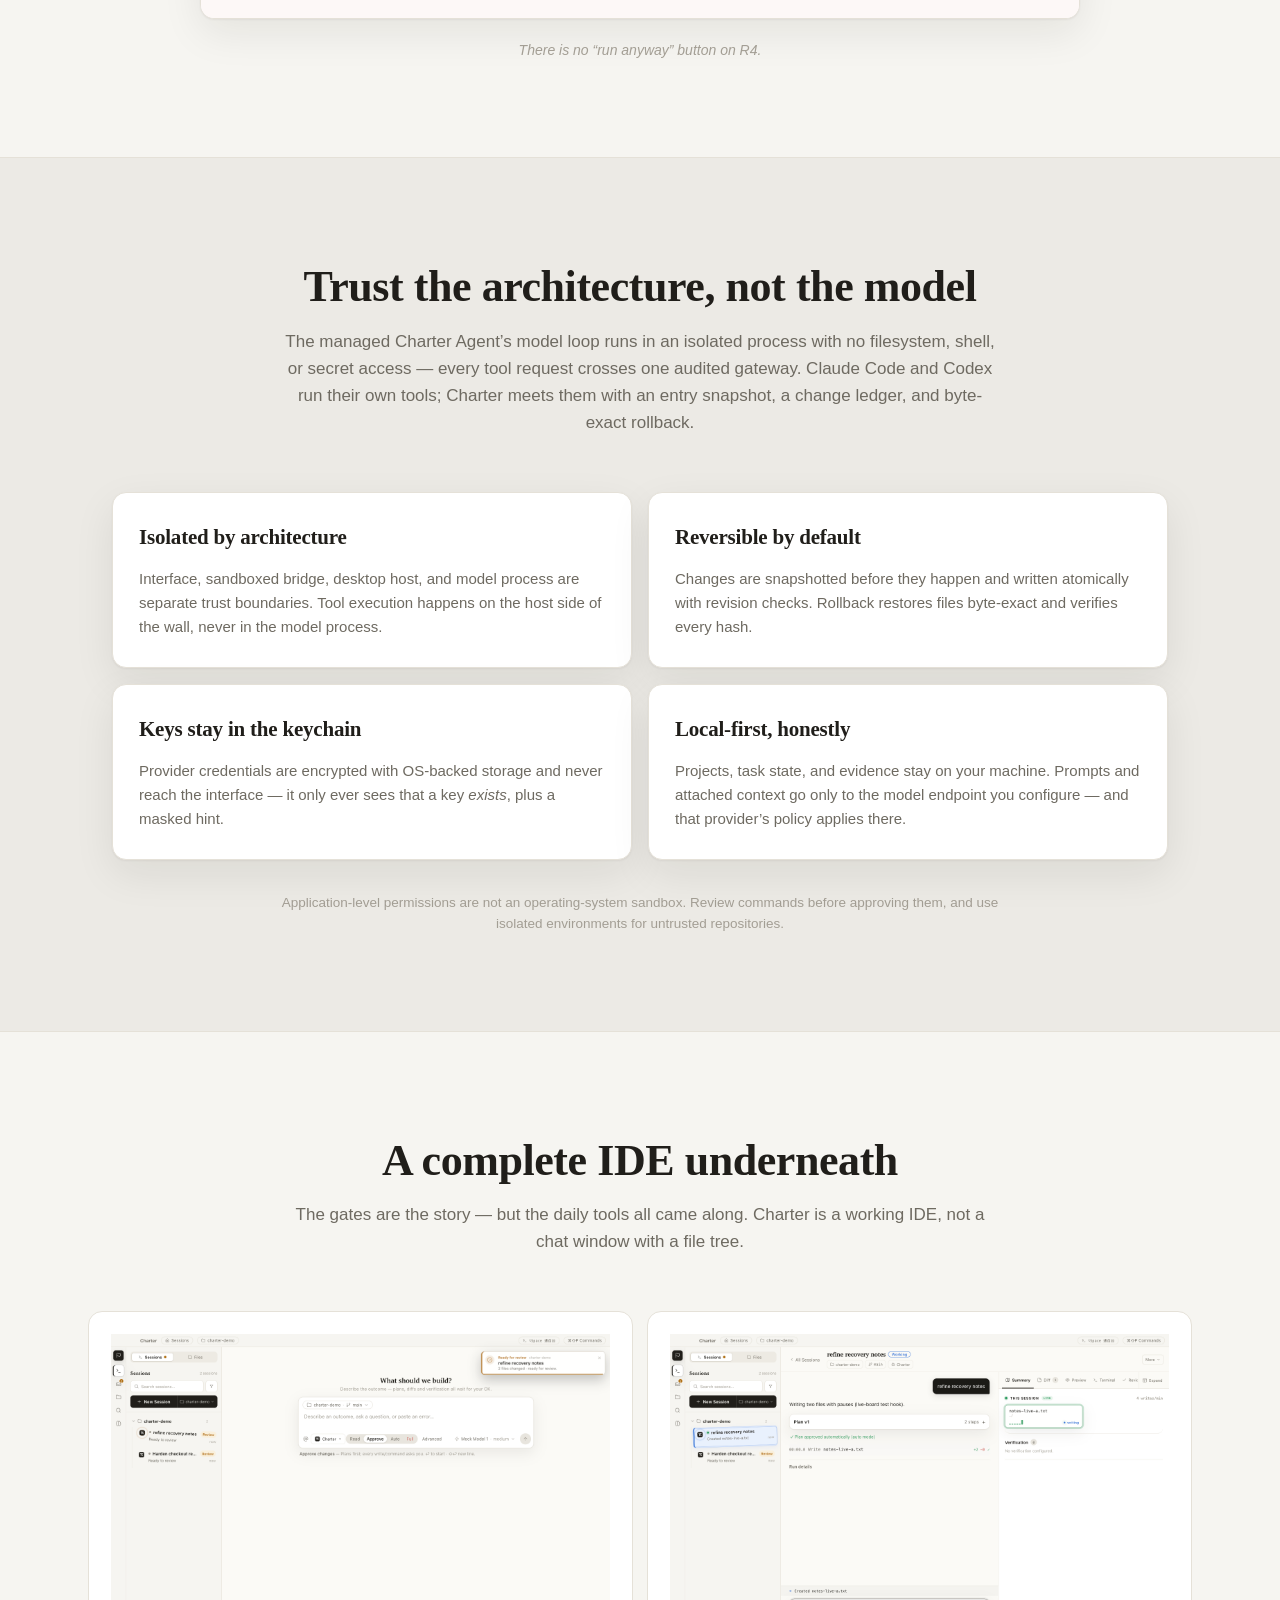
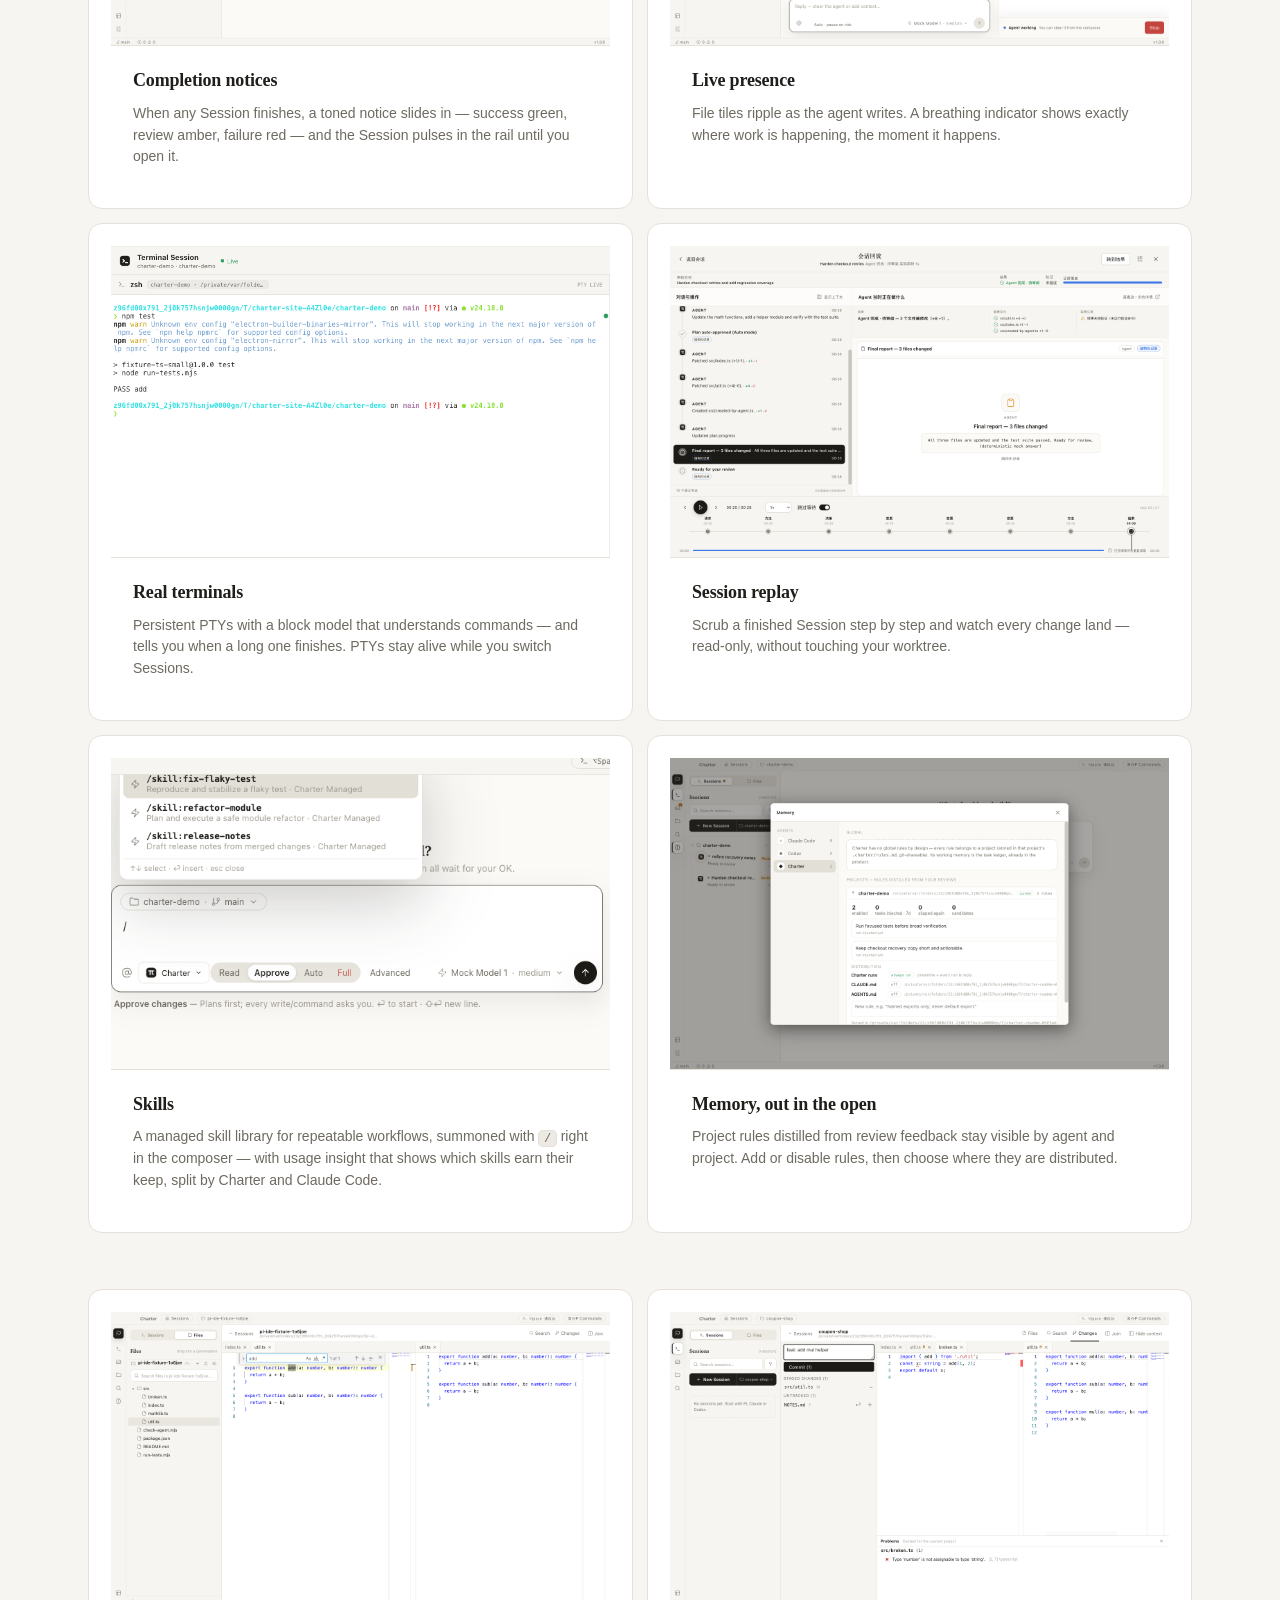
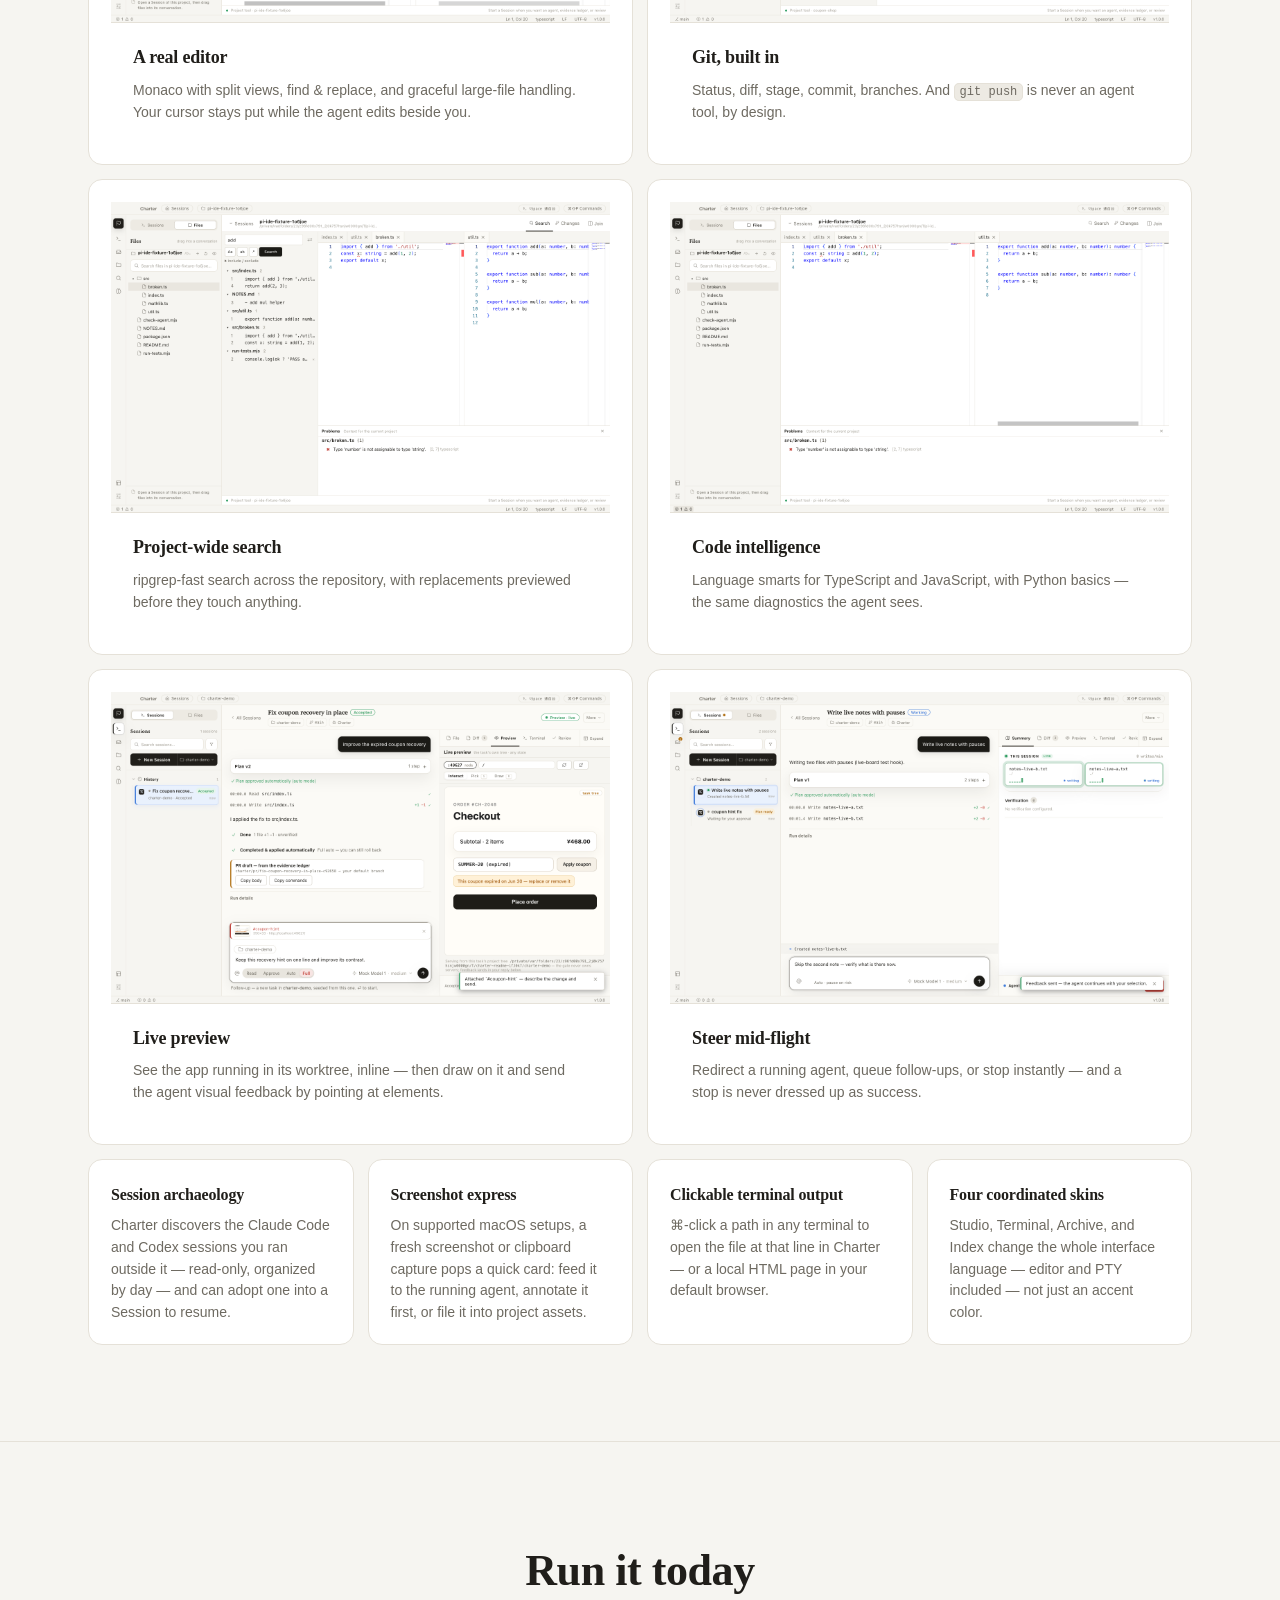
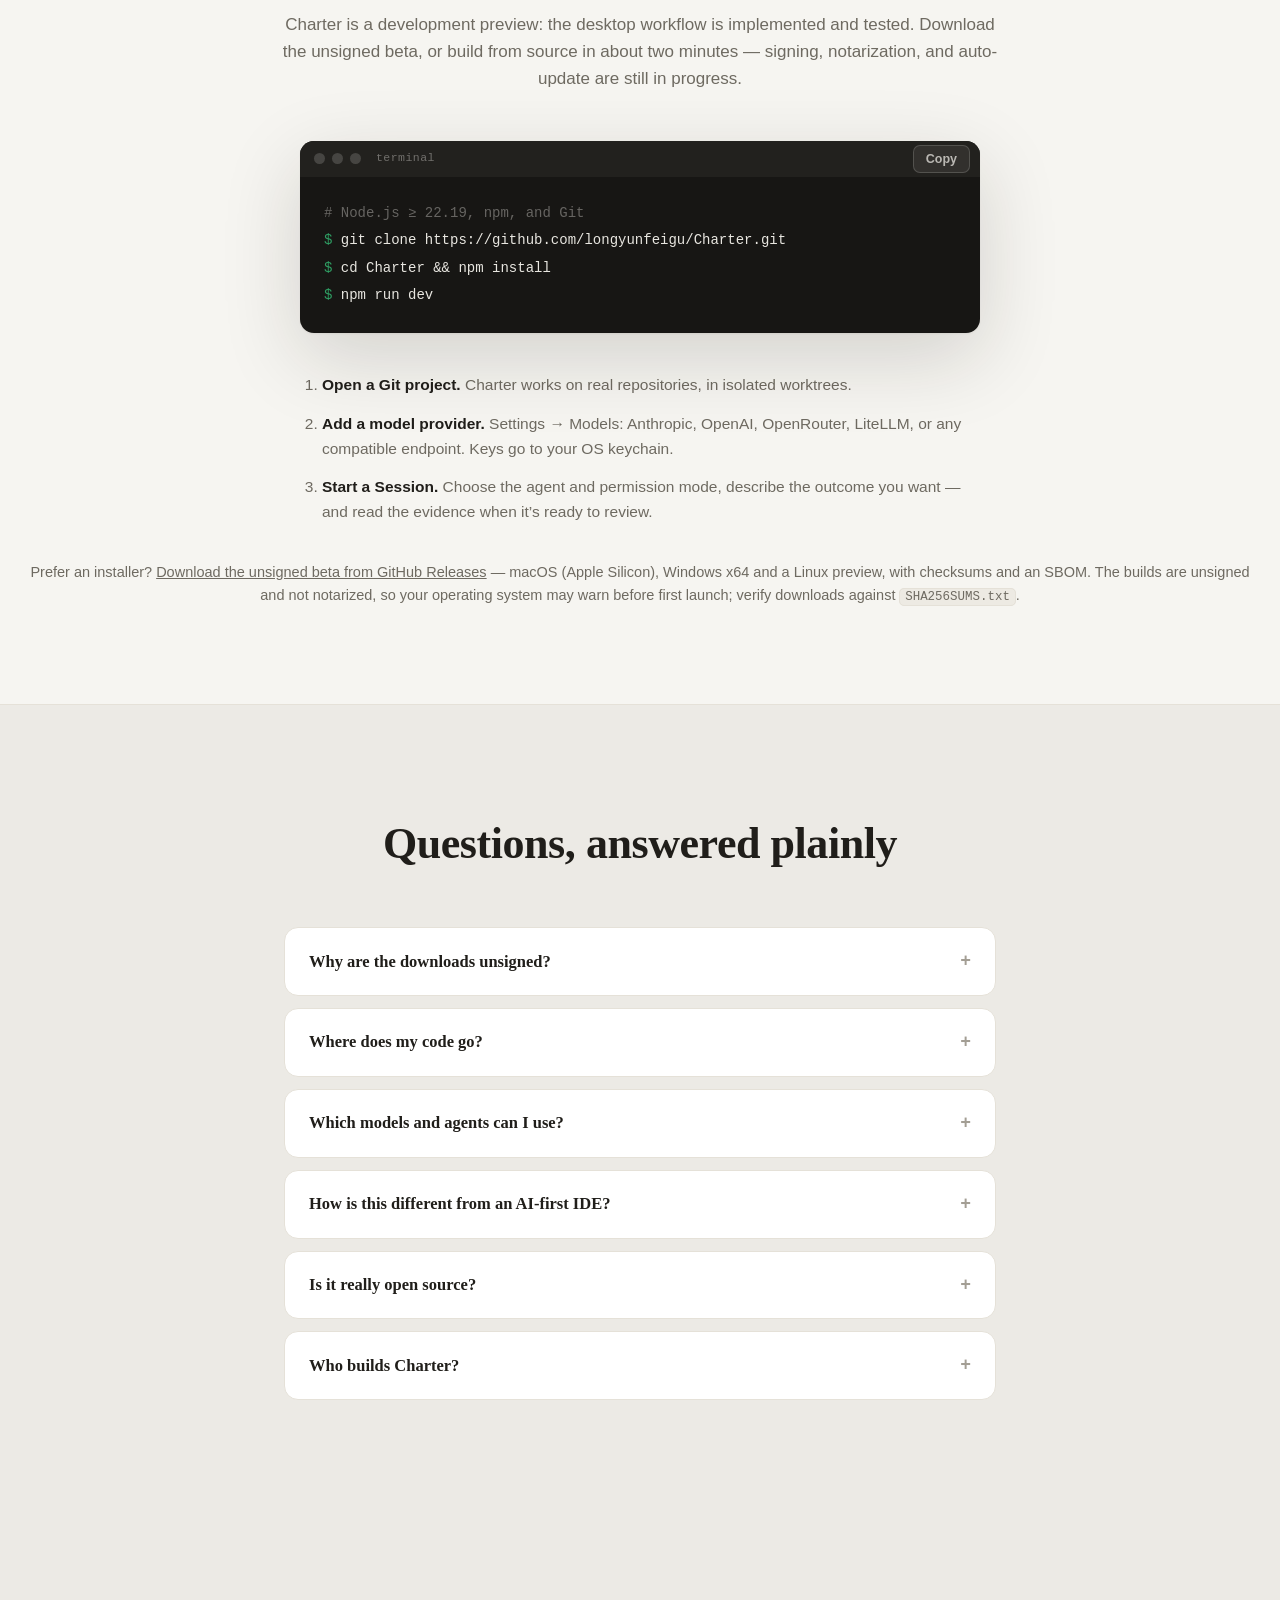
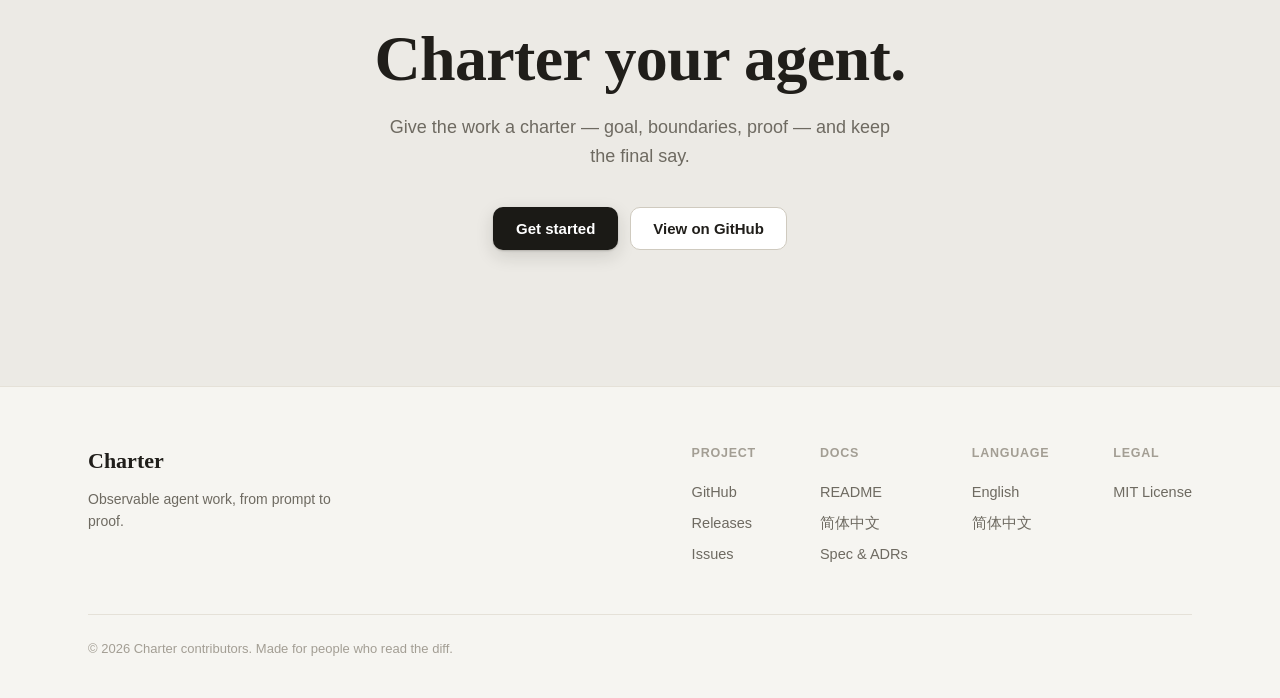
<file: public/index.html>
<!doctype html>
<html lang="en">
<head>
  <meta charset="utf-8">
  <meta name="viewport" content="width=device-width, initial-scale=1">
  <title>Charter — Observable agent work, from prompt to proof</title>
  <meta name="description" content="The best coding agents are CLIs — Charter is their IDE. Run Claude Code, Codex, or the managed Charter Agent with an editor, isolated worktrees, evidence, and review built around them. Open source, MIT licensed.">
  <link rel="canonical" href="https://charter-15n.pages.dev/">
  <link rel="alternate" hreflang="en" href="https://charter-15n.pages.dev/">
  <link rel="alternate" hreflang="zh-CN" href="https://charter-15n.pages.dev/zh/">
  <link rel="icon" type="image/svg+xml" href="assets/favicon.svg">
  <link rel="stylesheet" href="styles.css">
  <script>document.documentElement.classList.add('js');</script>

  <meta property="og:type" content="website">
  <meta property="og:site_name" content="Charter">
  <meta property="og:title" content="Charter — Observable agent work, from prompt to proof">
  <meta property="og:description" content="The best coding agents are CLIs — Charter is their IDE. Claude Code, Codex, and more as first-class citizens, with evidence, gates, and rollback around them.">
  <meta property="og:url" content="https://charter-15n.pages.dev/">
  <meta property="og:image" content="https://charter-15n.pages.dev/assets/og-card.png">
  <meta name="twitter:card" content="summary_large_image">
  <meta name="theme-color" content="#eceae5">
</head>
<body>
<a class="skip-link" href="#main">Skip to content</a>

<header class="nav" id="top">
  <div class="nav-inner">
    <a class="wordmark" href="#top">Charter</a>
    <nav class="nav-links" aria-label="Site">
      <a href="#why">Why</a>
      <a href="#tour">Tour</a>
      <a href="#fleet">Fleet</a>
      <a href="#gates">Gates</a>
      <a href="#security">Security</a>
      <a href="#ide">IDE</a>
      <a href="#start">Get started</a>
    </nav>
    <div class="nav-cta">
      <a class="btn btn-ghost btn-sm" href="/zh/" hreflang="zh-CN" aria-label="切换到中文">中文</a>
      <a class="btn btn-ghost btn-sm" href="https://github.com/longyunfeigu/Charter" rel="noopener">
        <svg class="ic" viewBox="0 0 16 16" aria-hidden="true"><path fill="currentColor" d="M8 0C3.58 0 0 3.58 0 8c0 3.54 2.29 6.53 5.47 7.59.4.07.55-.17.55-.38 0-.19-.01-.82-.01-1.49-2.01.37-2.53-.49-2.69-.94-.09-.23-.48-.94-.82-1.13-.28-.15-.68-.52-.01-.53.63-.01 1.08.58 1.23.82.72 1.21 1.87.87 2.33.66.07-.52.28-.87.51-1.07-1.78-.2-3.64-.89-3.64-3.95 0-.87.31-1.59.82-2.15-.08-.2-.36-1.02.08-2.12 0 0 .67-.21 2.2.82.64-.18 1.32-.27 2-.27s1.36.09 2 .27c1.53-1.04 2.2-.82 2.2-.82.44 1.1.16 1.92.08 2.12.51.56.82 1.27.82 2.15 0 3.07-1.87 3.75-3.65 3.95.29.25.54.73.54 1.48 0 1.07-.01 1.93-.01 2.2 0 .21.15.46.55.38A8.01 8.01 0 0 0 16 8c0-4.42-3.58-8-8-8Z"/></svg>
        <span>GitHub</span><span class="star-count" data-stars hidden></span>
      </a>
      <a class="btn btn-primary btn-sm" href="#start">Get started</a>
    </div>
  </div>
</header>

<main id="main">

  <!-- ============ HERO ============ -->
  <section class="hero">
    <div class="hero-glow" aria-hidden="true"></div>
    <div class="hero-glow hero-glow-b" aria-hidden="true"></div>
    <div class="hero-inner">
      <p class="eyebrow reveal">
        <span class="badge-dot" aria-hidden="true"></span>
        Open source · MIT · Development preview
      </p>
      <h1 class="reveal">The best coding agents are CLIs.<br>Charter is their IDE.</h1>
      <p class="hero-sub reveal">
        Run <strong>Claude Code</strong>, <strong>Codex</strong>, or the managed Charter Agent
        as first-class citizens — a real editor, isolated worktrees, evidence, and review,
        built around the agent you already trust.
      </p>
      <div class="hero-cta reveal">
        <a class="btn btn-primary" href="#start" data-key="g">Get started <kbd>G</kbd></a>
        <a class="btn btn-ghost" href="https://github.com/longyunfeigu/Charter" rel="noopener" data-key="s">
          <svg class="ic" viewBox="0 0 16 16" aria-hidden="true"><path fill="currentColor" d="M8 0C3.58 0 0 3.58 0 8c0 3.54 2.29 6.53 5.47 7.59.4.07.55-.17.55-.38 0-.19-.01-.82-.01-1.49-2.01.37-2.53-.49-2.69-.94-.09-.23-.48-.94-.82-1.13-.28-.15-.68-.52-.01-.53.63-.01 1.08.58 1.23.82.72 1.21 1.87.87 2.33.66.07-.52.28-.87.51-1.07-1.78-.2-3.64-.89-3.64-3.95 0-.87.31-1.59.82-2.15-.08-.2-.36-1.02.08-2.12 0 0 .67-.21 2.2.82.64-.18 1.32-.27 2-.27s1.36.09 2 .27c1.53-1.04 2.2-.82 2.2-.82.44 1.1.16 1.92.08 2.12.51.56.82 1.27.82 2.15 0 3.07-1.87 3.75-3.65 3.95.29.25.54.73.54 1.48 0 1.07-.01 1.93-.01 2.2 0 .21.15.46.55.38A8.01 8.01 0 0 0 16 8c0-4.42-3.58-8-8-8Z"/></svg>
          Star on GitHub <kbd>S</kbd>
        </a>
      </div>
      <p class="hero-note reveal">Unsigned beta downloads for macOS (Apple Silicon) &amp; Windows · Linux preview — or <a href="#start">build from source</a> in about two minutes</p>

      <figure class="hero-stage reveal" data-stage-ms="3600">
        <div class="stage-frame">
          <img src="assets/stages/stage-1.png" width="1440" height="900" class="is-active" alt="Act one — Delegate: the current Charter launcher, with agent and permission controls ready for a new task." fetchpriority="high">
          <img src="assets/stages/stage-2.png" width="1440" height="900" alt="Act two — Plan: the agent proposes a rate-limiting plan and waits for approval, with Approve plan and Edit plan actions.">
          <img src="assets/stages/stage-3.png" width="1440" height="900" alt="Act three — Work: a running Session shows live file activity while a steering instruction is ready in the composer.">
          <img src="assets/stages/stage-4.png" width="1440" height="900" alt="Act four — Review: completed work waits for review with changed files, a passed verification, and approval controls in one place.">
        </div>
        <div class="stage-rail" role="tablist" aria-label="Stages of one delegation">
          <button class="stage-step is-active" type="button" role="tab" aria-selected="true"><span class="stage-meter" aria-hidden="true"></span>Delegate</button>
          <button class="stage-step" type="button" role="tab" aria-selected="false"><span class="stage-meter" aria-hidden="true"></span>Plan</button>
          <button class="stage-step" type="button" role="tab" aria-selected="false"><span class="stage-meter" aria-hidden="true"></span>Work</button>
          <button class="stage-step" type="button" role="tab" aria-selected="false"><span class="stage-meter" aria-hidden="true"></span>Review</button>
        </div>
        <figcaption>One real delegation, four acts — captured from the running application.</figcaption>
      </figure>
    </div>
  </section>

  <!-- ============ KEYWORD MARQUEE ============ -->
  <aside class="marquee" aria-hidden="true">
    <div class="marquee-track">
      <span>evidence ledger</span><i>·</i>
      <span>four gates</span><i>·</i>
      <span>byte-exact rollback</span><i>·</i>
      <span>isolated worktrees</span><i>·</i>
      <span>visible worker fleets</span><i>·</i>
      <span>ready-to-review, never auto-accept</span><i>·</i>
      <span>recorded verification</span><i>·</i>
      <span>session replay</span><i>·</i>
      <span>session archaeology</span><i>·</i>
      <span>project memory</span><i>·</i>
      <span>local-first</span><i>·</i>
      <span>R0–R4 permissions</span><i>·</i>
      <span>keys in the keychain</span><i>·</i>
    </div>
    <div class="marquee-track" aria-hidden="true">
      <span>evidence ledger</span><i>·</i>
      <span>four gates</span><i>·</i>
      <span>byte-exact rollback</span><i>·</i>
      <span>isolated worktrees</span><i>·</i>
      <span>visible worker fleets</span><i>·</i>
      <span>ready-to-review, never auto-accept</span><i>·</i>
      <span>recorded verification</span><i>·</i>
      <span>session replay</span><i>·</i>
      <span>session archaeology</span><i>·</i>
      <span>project memory</span><i>·</i>
      <span>local-first</span><i>·</i>
      <span>R0–R4 permissions</span><i>·</i>
      <span>keys in the keychain</span><i>·</i>
    </div>
  </aside>

  <!-- ============ WHY ============ -->
  <section class="why" id="why">
    <blockquote class="thesis reveal">
      <p>Charter starts from a simple observation: the strongest coding agents live on the
      command line, while the nicest IDEs ship their own — and ask you to settle.
      <em>You shouldn’t have to choose</em> between the agent you trust
      and the cockpit you deserve.</p>
      <p class="thesis-tag">Observable agent work, from prompt to proof.</p>
    </blockquote>

    <ul class="choose-grid">
      <li class="choose-card reveal spot">
        <p class="choose-kicker">Agent CLIs</p>
        <h3>The frontier, in a terminal</h3>
        <p>Claude Code and Codex are where the state of the art lives. But a terminal gives
        you scrollback, not oversight — no diff surface, no review gate, no replay.</p>
      </li>
      <li class="choose-card choose-hl reveal spot">
        <p class="choose-kicker">Charter</p>
        <h3>Their IDE, your rules</h3>
        <p>The IDE shell around the agents you already trust — editor, worktrees, real
        terminals, plus the evidence, gates, and rollback a CLI never had. It keeps the
        terminal’s soul: persistent PTYs, legible command blocks, multiplexed sessions.</p>
      </li>
      <li class="choose-card reveal spot">
        <p class="choose-kicker">AI-first IDEs</p>
        <h3>A nice shell, their pilot</h3>
        <p>Polished cockpits — but the agent comes built in, and it’s theirs. The editor is
        yours; the hands on the keyboard are chosen for you.</p>
      </li>
    </ul>

    <div class="equation reveal" role="img" aria-label="A Session equals project plus agent plus worktree plus conversation plus plan plus files plus terminals plus workers plus preview plus verification plus review.">
      <span class="eq-lhs">Session</span>
      <span class="eq-op">=</span>
      <span class="eq-term">project</span><span class="eq-op">+</span>
      <span class="eq-term">agent</span><span class="eq-op">+</span>
      <span class="eq-term">worktree</span><span class="eq-op">+</span>
      <span class="eq-term">conversation</span><span class="eq-op">+</span>
      <span class="eq-term">plan</span><span class="eq-op">+</span>
      <span class="eq-term">files</span><span class="eq-op">+</span>
      <span class="eq-term">terminals</span><span class="eq-op">+</span>
      <span class="eq-term">workers</span><span class="eq-op">+</span>
      <span class="eq-term">preview</span><span class="eq-op">+</span>
      <span class="eq-term">verification</span><span class="eq-op">+</span>
      <span class="eq-term hl">review</span>
    </div>
    <p class="equation-caption reveal">A Session is the complete unit of human–agent work. Nothing about the task lives anywhere else.</p>
  </section>

  <!-- ============ TOUR ============ -->
  <section class="tour" id="tour">

    <header class="section-head tour-head reveal">
      <h2>One delegation, three moments</h2>
      <p>Every screen below is the real application working one Session:
      choose the hands, watch the work, judge the result.</p>
    </header>

    <article class="tour-item">
      <div class="tour-copy reveal">
        <p class="tour-kicker">01 · Delegate</p>
        <h3>One composer, every agent</h3>
        <p>Start the managed <strong>Charter Agent</strong>, or run your installed
        <strong>Claude Code</strong> and <strong>Codex</strong> CLIs natively — same Session
        model, same review gate, no switching product shells.</p>
        <p>Pick how much rope each task gets: <span class="mode">Read</span>,
        <span class="mode">Approve</span>, <span class="mode">Auto</span>, or
        <span class="mode mode-full">Full</span> — from read-only Q&amp;A to supervised autonomy.</p>
      </div>
      <figure class="tour-shot reveal">
        <div class="window window-float">
          <img src="assets/agent-picker.png" width="1440" height="520" alt="Charter's current launcher with the agent picker open: Charter Agent, Claude Code, and Codex; permission modes Read, Approve, Auto, and Full below.">
        </div>
      </figure>
    </article>

    <article class="tour-item tour-flip">
      <div class="tour-copy reveal">
        <p class="tour-kicker">02 · Observe</p>
        <h3>Evidence beside the conversation</h3>
        <p>While the agent runs, file writes, commands, diffs, previews, checks, and decisions
        form one chronological ledger — with timestamps and diffstats, live.</p>
        <p>No digging through a wall of chat. The work log <em>is</em> the interface, and a
        finished Session can be replayed step by step later.</p>
      </div>
      <figure class="tour-shot reveal">
        <div class="window">
          <img src="assets/session-diff.png" width="1440" height="900" alt="The Session work log recording reads, writes with diffstats, a test run, and a passed verification — beside the inline diff it produced.">
        </div>
      </figure>
    </article>

    <article class="tour-item">
      <div class="tour-copy reveal">
        <p class="tour-kicker">03 · Decide</p>
        <h3>Proof before approval</h3>
        <p>Agent “done” only means <strong>ready to review</strong>. The review surface is built
        from recorded evidence — changed files, verification history, outcomes — not from the
        model’s own summary.</p>
        <p>Inspect a line-numbered diff. Run the recorded checks. Then request changes,
        roll back, or approve — whole, by file, or by hunk.</p>
      </div>
      <figure class="tour-shot reveal">
        <div class="window">
          <img src="assets/session-review.png" width="1440" height="900" alt="Charter's review surface: outcome, changed files, a passed verification run, and Request changes, Rollback, and Approve actions.">
        </div>
      </figure>
    </article>

  </section>

  <!-- ============ FLEET ============ -->
  <section class="fleet" id="fleet">
    <header class="section-head reveal">
      <h2>Agents directing agents — in plain sight</h2>
      <p>When one pair of hands isn’t enough, a Session can spawn shell,
      <strong>Claude Code</strong>, and <strong>Codex</strong> workers and conduct them
      from one Room — a visible fleet, not a pile of invisible background jobs.</p>
    </header>

    <figure class="fleet-wall reveal">
      <div class="fleet-frame" role="img" aria-label="A stylized fleet monitor: one conducting Session with Pause all and Take over controls above three workers — a Claude Code worker working, a Codex worker waiting for approval, and a shell worker done.">
        <div class="fleet-director">
          <span class="fleet-chip">Session · conductor</span>
          <p>“Split the failing suites across three workers — fix, then report back green.”</p>
          <div class="fleet-controls"><span>Pause all</span><span>Take over</span></div>
        </div>
        <div class="fleet-workers">
          <div class="fleet-tile">
            <header><span class="fleet-kind">Worker · Claude Code</span><span class="fleet-state run">working</span></header>
            <div class="fleet-lines"><i style="--w:88%"></i><i style="--w:64%"></i><i style="--w:76%"></i></div>
          </div>
          <div class="fleet-tile">
            <header><span class="fleet-kind">Worker · Codex</span><span class="fleet-state ask">needs approval</span></header>
            <div class="fleet-lines"><i style="--w:72%"></i><i style="--w:81%"></i><i style="--w:38%"></i></div>
          </div>
          <div class="fleet-tile">
            <header><span class="fleet-kind">Worker · shell</span><span class="fleet-state done">done</span></header>
            <div class="fleet-lines"><i style="--w:66%"></i><i style="--w:44%"></i><i style="--w:58%"></i></div>
          </div>
        </div>
      </div>
      <figcaption>A stylized sketch, not a screenshot: one Session conducting three workers.</figcaption>
    </figure>

    <ul class="sec-grid">
      <li class="sec-card reveal spot">
        <h3>Every worker on the wall</h3>
        <p>Spawned workers land on a live monitor with their current output, state, and
        lineage. Each one stays attributable — you always know which Session created it.</p>
      </li>
      <li class="sec-card reveal spot">
        <h3>Approvals don’t scatter</h3>
        <p>Permission requests from the fleet surface together, beside the conversation
        that caused them — one place to say yes or no, instead of hunting across terminals.</p>
      </li>
      <li class="sec-card reveal spot">
        <h3>Pause all, or take over one</h3>
        <p>Freeze the whole formation, pause a single worker, or take over its keyboard
        mid-run — then hand control back and let it continue.</p>
      </li>
      <li class="sec-card reveal spot">
        <h3>Workers stay open for follow-up</h3>
        <p>When the run ends, worker sessions remain on the wall — inspectable and ready
        for a follow-up, with every control action left on the record.</p>
      </li>
    </ul>
  </section>

  <!-- ============ GATES ============ -->
  <section class="gates" id="gates">
    <header class="section-head reveal">
      <h2>Autonomy you can undo</h2>
      <p>Most tools make the model easy to start. Charter is built for everything
      <em>after you press Enter</em> — four gates stand between a prompt and your codebase,
      and each one leaves evidence.</p>
    </header>

    <ol class="gate-grid">
      <li class="gate-card reveal spot">
        <span class="gate-num" aria-hidden="true">01</span>
        <h3>Plan</h3>
        <p>The agent proposes steps, scope, and a verification approach before it writes.
        You approve, edit, or reject.</p>
      </li>
      <li class="gate-card reveal spot">
        <span class="gate-num" aria-hidden="true">02</span>
        <h3>Permission</h3>
        <p>Every tool call is policy-checked in one gateway. Risky operations ask first;
        forbidden ones never run.</p>
      </li>
      <li class="gate-card reveal spot">
        <span class="gate-num" aria-hidden="true">03</span>
        <h3>Verification</h3>
        <p>Recorded checks run against the actual worktree. Failures stay on the record —
        a re-run never erases history.</p>
      </li>
      <li class="gate-card reveal spot">
        <span class="gate-num" aria-hidden="true">04</span>
        <h3>Review</h3>
        <p>Completion parks at <em>Ready to review</em>, never auto-accepts. And rollback is
        byte-exact — even after you accept.</p>
      </li>
    </ol>

    <p class="gates-note reveal">Even the opt-in <span class="mode mode-full">Full</span> autonomy mode keeps the same gateway,
    audit trail, and hard limits — verification failures drop back to review, and accepted work can still be rolled back.</p>
  </section>

  <!-- ============ PERMISSIONS ============ -->
  <section class="perm" id="permissions">
    <header class="section-head reveal">
      <h2>Permission is a gradient, not a toggle</h2>
      <p>Operations are classified by consequence. The dangerous end is not a warning dialog — it simply doesn’t run.</p>
    </header>

    <div class="perm-table reveal" role="table" aria-label="Permission levels">
      <div class="perm-row" role="row">
        <span class="perm-level" role="cell">R0</span>
        <span class="perm-name" role="cell">Read</span>
        <span class="perm-desc" role="cell">Read files, search, diagnostics, <code>git status</code></span>
        <span class="perm-verdict ok" role="cell">Allowed</span>
      </div>
      <div class="perm-row" role="row">
        <span class="perm-level" role="cell">R1</span>
        <span class="perm-name" role="cell">Workspace write</span>
        <span class="perm-desc" role="cell">Create or edit files inside the isolated worktree</span>
        <span class="perm-verdict ask" role="cell">Ask, or per plan &amp; mode</span>
      </div>
      <div class="perm-row" role="row">
        <span class="perm-level" role="cell">R2</span>
        <span class="perm-name" role="cell">Local execution</span>
        <span class="perm-desc" role="cell">Known local commands and verification checks</span>
        <span class="perm-verdict ask" role="cell">Known checks run; unknown commands ask</span>
      </div>
      <div class="perm-row" role="row">
        <span class="perm-level" role="cell">R3</span>
        <span class="perm-name" role="cell">External / irreversible</span>
        <span class="perm-desc" role="cell">Networked or consequential operations</span>
        <span class="perm-verdict warn" role="cell">Explicit confirmation, every time</span>
      </div>
      <div class="perm-row perm-blocked" role="row">
        <span class="perm-level" role="cell">R4</span>
        <span class="perm-name" role="cell">Blocked</span>
        <span class="perm-desc" role="cell"><code>sudo</code>, <code>git push</code>, secret reads, writes outside the workspace</span>
        <span class="perm-verdict no" role="cell">Rejected by the product</span>
      </div>
    </div>
    <p class="perm-note reveal">There is no “run anyway” button on R4.</p>
  </section>

  <!-- ============ SECURITY ============ -->
  <section class="security" id="security">
    <header class="section-head reveal">
      <h2>Trust the architecture, not the model</h2>
      <p>The managed Charter Agent’s model loop runs in an isolated process with no filesystem,
      shell, or secret access — every tool request crosses one audited gateway. Claude Code and
      Codex run their own tools; Charter meets them with an entry snapshot, a change ledger,
      and byte-exact rollback.</p>
    </header>

    <ul class="sec-grid">
      <li class="sec-card reveal spot">
        <h3>Isolated by architecture</h3>
        <p>Interface, sandboxed bridge, desktop host, and model process are separate trust
        boundaries. Tool execution happens on the host side of the wall, never in the model process.</p>
      </li>
      <li class="sec-card reveal spot">
        <h3>Reversible by default</h3>
        <p>Changes are snapshotted before they happen and written atomically with revision checks.
        Rollback restores files byte-exact and verifies every hash.</p>
      </li>
      <li class="sec-card reveal spot">
        <h3>Keys stay in the keychain</h3>
        <p>Provider credentials are encrypted with OS-backed storage and never reach the
        interface — it only ever sees that a key <em>exists</em>, plus a masked hint.</p>
      </li>
      <li class="sec-card reveal spot">
        <h3>Local-first, honestly</h3>
        <p>Projects, task state, and evidence stay on your machine. Prompts and attached context
        go only to the model endpoint you configure — and that provider’s policy applies there.</p>
      </li>
    </ul>

    <p class="sec-note reveal">Application-level permissions are not an operating-system sandbox.
    Review commands before approving them, and use isolated environments for untrusted repositories.</p>
  </section>

  <!-- ============ THE REST OF THE IDE ============ -->
  <section class="ide" id="ide">
    <header class="section-head reveal">
      <h2>A complete IDE underneath</h2>
      <p>The gates are the story — but the daily tools all came along.
      Charter is a working IDE, not a chat window with a file tree.</p>
    </header>

    <ul class="ide-grid ide-grid-featured">
      <li class="ide-card ide-card-shot reveal spot">
        <figure><img src="assets/features/notice.png" width="1440" height="900" alt="Two completion notices in the top corner, beside a Session that is ready for review with changed-file evidence."></figure>
        <div class="ide-card-body">
          <h3>Completion notices</h3>
          <p>When any Session finishes, a toned notice slides in — success green, review amber,
          failure red — and the Session pulses in the rail until you open it.</p>
        </div>
      </li>
      <li class="ide-card ide-card-shot reveal spot">
        <figure><img src="assets/features/presence.png" width="1440" height="900" alt="The current live board during a run: 'THIS SESSION — LIVE', two file tiles marked writing, and activity bars updating in place."></figure>
        <div class="ide-card-body">
          <h3>Live presence</h3>
          <p>File tiles ripple as the agent writes. A breathing indicator shows exactly where
          work is happening, the moment it happens.</p>
        </div>
      </li>
      <li class="ide-card ide-card-shot reveal spot">
        <figure><img src="assets/features/terminal.png" width="860" height="538" alt="A real zsh terminal inside Charter running npm test, with the live PTY badge and the passing test output."></figure>
        <div class="ide-card-body">
          <h3>Real terminals</h3>
          <p>Persistent PTYs with a block model that understands commands — and tells you
          when a long one finishes. PTYs stay alive while you switch Sessions.</p>
        </div>
      </li>
      <li class="ide-card ide-card-shot reveal spot">
        <figure><img src="assets/features/replay.png" width="1440" height="900" alt="Session replay: a semantic timeline with request, method, decision, change, and result stops, a scrubber with playback controls, and the recorded final report."></figure>
        <div class="ide-card-body">
          <h3>Session replay</h3>
          <p>Scrub a finished Session step by step and watch every change land —
          read-only, without touching your worktree.</p>
        </div>
      </li>
      <li class="ide-card ide-card-shot reveal spot">
        <figure><img src="assets/features/skills.png" width="690" height="431" alt="The composer with the slash-skill picker open: three managed skills with descriptions, keyboard hints to select and insert."></figure>
        <div class="ide-card-body">
          <h3>Skills</h3>
          <p>A managed skill library for repeatable workflows, summoned with
          <code>/</code> right in the composer — with usage insight that shows which
          skills earn their keep, split by Charter and Claude Code.</p>
        </div>
      </li>
      <li class="ide-card ide-card-shot reveal spot">
        <figure><img src="assets/features/memory.png" width="1440" height="900" alt="Charter's Memory manager, with rules grouped by agent and project plus distribution controls for Charter runs, CLAUDE.md, and AGENTS.md."></figure>
        <div class="ide-card-body">
          <h3>Memory, out in the open</h3>
          <p>Project rules distilled from review feedback stay visible by agent and project.
          Add or disable rules, then choose where they are distributed.</p>
        </div>
      </li>
    </ul>

    <ul class="ide-grid ide-grid-featured">
      <li class="ide-card ide-card-shot reveal spot">
        <figure><img src="assets/features/editor.png" width="1440" height="900" alt="The current Files workspace with Monaco split into two panes, the find widget open, and matches highlighted beside the project tree."></figure>
        <div class="ide-card-body">
          <h3>A real editor</h3>
          <p>Monaco with split views, find &amp; replace, and graceful large-file handling.
          Your cursor stays put while the agent edits beside you.</p>
        </div>
      </li>
      <li class="ide-card ide-card-shot reveal spot">
        <figure><img src="assets/features/git.png" width="1440" height="900" alt="The current source-control workspace: a staged change, an untracked file, and a commit message ready beside the split editor."></figure>
        <div class="ide-card-body">
          <h3>Git, built in</h3>
          <p>Status, diff, stage, commit, branches. And <code>git push</code> is never an
          agent tool, by design.</p>
        </div>
      </li>
      <li class="ide-card ide-card-shot reveal spot">
        <figure><img src="assets/features/search.png" width="1440" height="900" alt="The current project-wide search surface, with results for 'add' grouped by file and match counts beside the split editor."></figure>
        <div class="ide-card-body">
          <h3>Project-wide search</h3>
          <p>ripgrep-fast search across the repository, with replacements previewed
          before they touch anything.</p>
        </div>
      </li>
      <li class="ide-card ide-card-shot reveal spot">
        <figure><img src="assets/features/intelligence.png" width="1440" height="900" alt="The current editor with a TypeScript error marked inline and listed in the Problems panel below."></figure>
        <div class="ide-card-body">
          <h3>Code intelligence</h3>
          <p>Language smarts for TypeScript and JavaScript, with Python basics —
          the same diagnostics the agent sees.</p>
        </div>
      </li>
      <li class="ide-card ide-card-shot reveal spot">
        <figure><img src="assets/features/preview.png" width="1440" height="900" alt="The current Session Preview: a checkout app served from the task worktree beside an attached visual note and a follow-up composer."></figure>
        <div class="ide-card-body">
          <h3>Live preview</h3>
          <p>See the app running in its worktree, inline — then draw on it and send the
          agent visual feedback by pointing at elements.</p>
        </div>
      </li>
      <li class="ide-card ide-card-shot reveal spot">
        <figure><img src="assets/features/steer.png" width="1440" height="900" alt="A running Session with live file activity and a steering reply typed into the composer: 'Skip the second note — verify what is there now.'"></figure>
        <div class="ide-card-body">
          <h3>Steer mid-flight</h3>
          <p>Redirect a running agent, queue follow-ups, or stop instantly —
          and a stop is never dressed up as success.</p>
        </div>
      </li>
    </ul>

    <ul class="ide-grid ide-grid-mini">
      <li class="ide-card reveal spot">
        <h3>Session archaeology</h3>
        <p>Charter discovers the Claude Code and Codex sessions you ran outside it —
        read-only, organized by day — and can adopt one into a Session to resume.</p>
      </li>
      <li class="ide-card reveal spot">
        <h3>Screenshot express</h3>
        <p>On supported macOS setups, a fresh screenshot or clipboard capture pops a
        quick card: feed it to the running agent, annotate it first, or file it into
        project assets.</p>
      </li>
      <li class="ide-card reveal spot">
        <h3>Clickable terminal output</h3>
        <p>⌘-click a path in any terminal to open the file at that line in Charter —
        or a local HTML page in your default browser.</p>
      </li>
      <li class="ide-card reveal spot">
        <h3>Four coordinated skins</h3>
        <p>Studio, Terminal, Archive, and Index change the whole interface language —
        editor and PTY included — not just an accent color.</p>
      </li>
    </ul>
  </section>

  <!-- ============ GET STARTED ============ -->
  <section class="start" id="start">
    <header class="section-head reveal">
      <h2>Run it today</h2>
      <p>Charter is a development preview: the desktop workflow is implemented and tested.
      Download the unsigned beta, or build from source in about two minutes — signing,
      notarization, and auto-update are still in progress.</p>
    </header>

    <div class="terminal reveal" aria-label="Installation commands">
      <div class="terminal-bar"><i></i><i></i><i></i><span>terminal</span></div>
      <pre><code><span class="t-c"># Node.js ≥ 22.19, npm, and Git</span>
<span class="t-p">$</span> git clone https://github.com/longyunfeigu/Charter.git
<span class="t-p">$</span> cd Charter &amp;&amp; npm install
<span class="t-p">$</span> npm run dev</code></pre>
      <button class="copy-btn" type="button" data-copy="git clone https://github.com/longyunfeigu/Charter.git&#10;cd Charter && npm install&#10;npm run dev">Copy</button>
    </div>

    <ol class="start-steps reveal">
      <li><strong>Open a Git project.</strong> Charter works on real repositories, in isolated worktrees.</li>
      <li><strong>Add a model provider.</strong> Settings → Models: Anthropic, OpenAI, OpenRouter, LiteLLM, or any compatible endpoint. Keys go to your OS keychain.</li>
      <li><strong>Start a Session.</strong> Choose the agent and permission mode, describe the outcome you want — and read the evidence when it’s ready to review.</li>
    </ol>

    <p class="start-note reveal" data-release-note>
      Prefer an installer? <a href="https://github.com/longyunfeigu/Charter/releases" rel="noopener">Download the unsigned beta from GitHub Releases</a> — macOS (Apple Silicon), Windows x64 and a Linux preview, with checksums and an SBOM. The builds are unsigned and not notarized, so your operating system may warn before first launch; verify downloads against <code>SHA256SUMS.txt</code>.
    </p>
  </section>

  <!-- ============ FAQ ============ -->
  <section class="faq" id="faq">
    <h2 class="reveal">Questions, answered plainly</h2>
    <div class="faq-list">
      <details class="reveal">
        <summary>Why are the downloads unsigned?</summary>
        <p>Deliberate sequencing. The workflow that makes Charter worth using — isolated changes,
        evidence, verification, review, rollback — shipped and hardened first; code signing,
        notarization, and auto-update are the milestone in progress. Until then the beta ships
        unsigned, so your operating system may warn before first launch. Every release publishes
        <code>SHA256SUMS.txt</code>, an SBOM, and a manifest — verify what you download, or build
        from source if unsigned apps aren’t allowed on your machine.</p>
      </details>
      <details class="reveal">
        <summary>Where does my code go?</summary>
        <p>Nowhere, by default. Projects, task state, and the evidence ledger live on your machine.
        When an agent runs, your prompt and the context you attach are sent to the model endpoint
        <em>you</em> configured — no other backend is involved, and analytics are off by default.</p>
      </details>
      <details class="reveal">
        <summary>Which models and agents can I use?</summary>
        <p>The managed Charter Agent works with Anthropic, OpenAI, OpenRouter, and LiteLLM presets,
        plus custom Anthropic- or OpenAI-compatible endpoints. Installed Claude Code and Codex CLIs
        run natively inside the same Session and review model.</p>
      </details>
      <details class="reveal">
        <summary>How is this different from an AI-first IDE?</summary>
        <p>Charter doesn’t compete with your agent — it competes with the terminal window your
        agent lives in. AI-first IDEs ship their own agent; Charter wraps the ones you already
        use in isolated worktrees, a recorded ledger, re-runnable verification, a review gate
        that defaults to human approval, and rollback that works even after accept.</p>
      </details>
      <details class="reveal">
        <summary>Is it really open source?</summary>
        <p>MIT licensed, developed in public — including the product specification, architecture
        decision records, and implementation status. If a claim on this page isn’t backed by the
        repository, file an issue.</p>
      </details>
      <details class="reveal">
        <summary>Who builds Charter?</summary>
        <p>Mostly coding agents — working the way this page describes, against a public
        specification, with plans, verification, and review on every change. The gates exist
        because Charter’s own development depends on them.</p>
      </details>
    </div>
  </section>

  <!-- ============ FINAL CTA ============ -->
  <section class="outro">
    <h2 class="reveal">Charter your agent.</h2>
    <p class="reveal">Give the work a charter — goal, boundaries, proof — and keep the final say.</p>
    <div class="hero-cta reveal">
      <a class="btn btn-primary" href="#start">Get started</a>
      <a class="btn btn-ghost" href="https://github.com/longyunfeigu/Charter" rel="noopener">View on GitHub</a>
    </div>
  </section>

</main>

<footer class="footer">
  <div class="footer-inner">
    <div class="footer-brand">
      <span class="wordmark">Charter</span>
      <p>Observable agent work, from prompt to proof.</p>
    </div>
    <nav class="footer-links" aria-label="Footer">
      <div>
        <h4>Project</h4>
        <a href="https://github.com/longyunfeigu/Charter" rel="noopener">GitHub</a>
        <a href="https://github.com/longyunfeigu/Charter/releases" rel="noopener">Releases</a>
        <a href="https://github.com/longyunfeigu/Charter/issues" rel="noopener">Issues</a>
      </div>
      <div>
        <h4>Docs</h4>
        <a href="https://github.com/longyunfeigu/Charter#readme" rel="noopener">README</a>
        <a href="https://github.com/longyunfeigu/Charter/blob/main/README.zh-CN.md" rel="noopener">简体中文</a>
        <a href="https://github.com/longyunfeigu/Charter/tree/main/docs" rel="noopener">Spec &amp; ADRs</a>
      </div>
      <div>
        <h4>Language</h4>
        <a href="/" hreflang="en" aria-current="page">English</a>
        <a href="/zh/" hreflang="zh-CN">简体中文</a>
      </div>
      <div>
        <h4>Legal</h4>
        <a href="https://github.com/longyunfeigu/Charter/blob/main/LICENSE" rel="noopener">MIT License</a>
      </div>
    </nav>
  </div>
  <p class="footer-fine">© 2026 Charter contributors. Made for people who read the diff.</p>
</footer>

<script src="script.js" defer></script>
</body>
</html>
</file>
<file: styles.css>
/* Charter marketing site — design tokens lifted from the product's Studio (light) skin */

:root {
  --bg-app: #eceae5;        /* warm paper */
  --bg-panel: #f6f5f1;
  --bg-editor: #fbfaf7;
  --bg-card: #ffffff;
  --bg-chip: #edeae3;
  --bg-hover: #e8e5de;

  --fg: #201e1a;
  --fg-muted: #6e6a61;
  --fg-faint: #a39e94;

  --border: #e5e1d8;
  --border-strong: #cfcabf;

  --accent: #1b1a16;
  --accent-fg: #ffffff;

  --success: #2f9e63;
  --danger: #c4453d;
  --warning: #b06f10;
  --info: #3f7bd9;

  --ink: #171614;           /* product dark-skin base, used for the terminal block */
  --ink-panel: #22211e;
  --ink-fg: #e8e6e0;

  --radius-card: 14px;
  --radius-chip: 9px;

  --shadow-card: 0 1px 2px rgba(30, 26, 18, .05), 0 14px 40px rgba(30, 26, 18, .08);
  --shadow-window: 0 1px 2px rgba(30, 26, 18, .06), 0 24px 80px rgba(30, 26, 18, .16);

  --font-display: 'Charter', 'Iowan Old Style', 'Source Serif 4', Georgia, 'Times New Roman', serif;
  --font-ui: -apple-system, BlinkMacSystemFont, 'Segoe UI', Roboto, 'Helvetica Neue', Arial, sans-serif;
  --font-mono: 'SF Mono', Menlo, Monaco, 'Cascadia Mono', 'Segoe UI Mono', monospace;

  --w-content: 1104px;
  --w-text: 720px;
}

/* ---------- base ---------- */

* { box-sizing: border-box; }

html {
  scroll-behavior: smooth;
}

body {
  margin: 0;
  background: var(--bg-app);
  color: var(--fg);
  font-family: var(--font-ui);
  font-size: 17px;
  line-height: 1.6;
  -webkit-font-smoothing: antialiased;
  text-rendering: optimizeLegibility;
}

::selection { background: rgba(47, 158, 99, .22); }

h1, h2, h3, .wordmark {
  font-family: var(--font-display);
  font-weight: 600;
  letter-spacing: -0.01em;
  margin: 0;
  text-wrap: balance;
}

p { margin: 0; }

a { color: inherit; }

img { display: block; max-width: 100%; height: auto; }

code {
  font-family: var(--font-mono);
  font-size: .86em;
  background: var(--bg-chip);
  border: 1px solid var(--border);
  border-radius: 5px;
  padding: .08em .38em;
}

section { scroll-margin-top: 76px; }

.skip-link {
  position: absolute;
  left: -9999px;
  top: 0;
  background: var(--accent);
  color: var(--accent-fg);
  padding: 10px 16px;
  border-radius: 0 0 var(--radius-chip) 0;
  z-index: 100;
}
.skip-link:focus { left: 0; }

:focus-visible {
  outline: 2px solid var(--info);
  outline-offset: 2px;
  border-radius: 4px;
}

/* ---------- buttons ---------- */

.btn {
  display: inline-flex;
  align-items: center;
  gap: 8px;
  font-family: var(--font-ui);
  font-size: 15px;
  font-weight: 550;
  line-height: 1;
  padding: 13px 22px;
  border-radius: 10px;
  border: 1px solid transparent;
  text-decoration: none;
  cursor: pointer;
  transition: background .15s ease, border-color .15s ease, transform .15s ease;
}

.btn-primary {
  background: var(--accent);
  color: var(--accent-fg);
  box-shadow: 0 1px 2px rgba(30, 26, 18, .2), 0 6px 18px rgba(30, 26, 18, .14);
}
.btn-primary:hover { background: #33312b; transform: translateY(-1px); }

.btn-ghost {
  background: var(--bg-card);
  border-color: var(--border-strong);
  color: var(--fg);
}
.btn-ghost:hover { background: var(--bg-editor); border-color: var(--fg-faint); }

.btn-sm { padding: 9px 14px; font-size: 13.5px; border-radius: 8px; }

.ic { width: 16px; height: 16px; flex: none; }

.btn kbd {
  font-family: var(--font-mono);
  font-size: 11px;
  line-height: 1;
  padding: 3px 5.5px 4px;
  border-radius: 5px;
  margin-left: 2px;
}

.btn-primary kbd {
  background: rgba(255, 255, 255, .14);
  border: 1px solid rgba(255, 255, 255, .22);
  color: rgba(255, 255, 255, .85);
}

.btn-ghost kbd {
  background: var(--bg-chip);
  border: 1px solid var(--border-strong);
  border-bottom-width: 2px;
  color: var(--fg-muted);
}

.star-count {
  font-variant-numeric: tabular-nums;
  color: var(--fg-muted);
  border-left: 1px solid var(--border);
  padding-left: 8px;
  margin-left: 2px;
}

/* ---------- nav ---------- */

.nav {
  position: sticky;
  top: 0;
  z-index: 50;
  background: color-mix(in srgb, var(--bg-app) 82%, transparent);
  backdrop-filter: blur(14px);
  -webkit-backdrop-filter: blur(14px);
  border-bottom: 1px solid var(--border);
}

.nav-inner {
  max-width: var(--w-content);
  margin: 0 auto;
  padding: 0 24px;
  height: 60px;
  display: flex;
  align-items: center;
  gap: 28px;
}

.wordmark {
  font-size: 21px;
  font-weight: 650;
  text-decoration: none;
  letter-spacing: 0;
}

.nav-links {
  display: flex;
  gap: 22px;
  margin-left: 8px;
}

.nav-links a {
  font-size: 14.5px;
  color: var(--fg-muted);
  text-decoration: none;
  transition: color .15s ease;
}
.nav-links a:hover { color: var(--fg); }

.nav-cta {
  margin-left: auto;
  display: flex;
  gap: 10px;
  align-items: center;
}

/* ---------- hero ---------- */

.hero {
  max-width: var(--w-content);
  margin: 0 auto;
  padding: 92px 24px 40px;
  text-align: center;
}

.eyebrow {
  display: inline-flex;
  align-items: center;
  gap: 9px;
  font-size: 13.5px;
  font-weight: 550;
  letter-spacing: .02em;
  color: var(--fg-muted);
  background: var(--bg-panel);
  border: 1px solid var(--border);
  border-radius: 999px;
  padding: 7px 16px;
}

.badge-dot {
  width: 7px;
  height: 7px;
  border-radius: 50%;
  background: var(--success);
  animation: pulse 2.4s ease-in-out infinite;
}

@keyframes pulse {
  0%, 100% { box-shadow: 0 0 0 0 rgba(47, 158, 99, .35); }
  50%      { box-shadow: 0 0 0 5px rgba(47, 158, 99, 0); }
}

.hero h1 {
  font-size: clamp(42px, 6.4vw, 76px);
  line-height: 1.06;
  margin: 26px auto 0;
  max-width: 15em;
}

.hero-sub {
  font-size: clamp(17px, 2vw, 20px);
  color: var(--fg-muted);
  max-width: 620px;
  margin: 22px auto 0;
}

.hero-cta {
  display: flex;
  gap: 12px;
  justify-content: center;
  margin-top: 32px;
  flex-wrap: wrap;
}

.hero-note {
  margin-top: 16px;
  font-size: 13.5px;
  color: var(--fg-faint);
}
.hero-note a { color: var(--fg-muted); }

.hero-shot {
  margin: 64px auto 0;
  max-width: 1010px;
}

.hero-shot figcaption {
  margin-top: 18px;
  font-size: 13.5px;
  color: var(--fg-faint);
}

/* floating screenshot card — the product's own title bar is the only chrome */

.window {
  background: var(--bg-editor);
  border: 1px solid var(--border-strong);
  border-radius: 16px;
  box-shadow: var(--shadow-window);
  overflow: hidden;
}

.window-float { box-shadow: var(--shadow-card); }

/* ---------- why / thesis ---------- */

.why {
  max-width: var(--w-content);
  margin: 0 auto;
  padding: 96px 24px 84px;
}

.thesis {
  margin: 0 auto;
  max-width: var(--w-text);
}

.thesis p {
  font-family: var(--font-display);
  font-size: clamp(24px, 3.2vw, 33px);
  line-height: 1.42;
  text-align: center;
}

.thesis em { font-style: italic; color: var(--fg); }

.equation {
  margin: 64px auto 0;
  max-width: 880px;
  display: flex;
  flex-wrap: wrap;
  justify-content: center;
  align-items: baseline;
  gap: 8px 6px;
  font-family: var(--font-mono);
  font-size: 15px;
}

.eq-lhs {
  font-weight: 700;
  font-size: 17px;
  padding: 6px 12px;
  background: var(--accent);
  color: var(--accent-fg);
  border-radius: var(--radius-chip);
}

.eq-op { color: var(--fg-faint); padding: 0 2px; }

.eq-term {
  padding: 5px 11px;
  background: var(--bg-card);
  border: 1px solid var(--border);
  border-radius: var(--radius-chip);
  color: var(--fg);
  white-space: nowrap;
}

.eq-term.hl {
  border-color: color-mix(in srgb, var(--success) 55%, var(--border));
  background: color-mix(in srgb, var(--success) 9%, var(--bg-card));
  color: color-mix(in srgb, var(--success) 80%, var(--fg));
  font-weight: 600;
}

.equation-caption {
  text-align: center;
  color: var(--fg-muted);
  font-size: 14.5px;
  margin-top: 20px;
}

/* ---------- tour ---------- */

.tour {
  background: var(--bg-panel);
  border-top: 1px solid var(--border);
  border-bottom: 1px solid var(--border);
  padding: 40px 0;
}

.tour-item {
  max-width: var(--w-content);
  margin: 0 auto;
  padding: 64px 24px;
  display: grid;
  grid-template-columns: minmax(300px, 5fr) 7fr;
  gap: 56px;
  align-items: center;
}

.tour-head { padding-top: 56px; }

.tour-flip .tour-copy { order: 2; }
.tour-flip .tour-shot { order: 1; }

.tour-kicker {
  font-family: var(--font-mono);
  font-size: 12.5px;
  font-weight: 600;
  letter-spacing: .1em;
  text-transform: uppercase;
  color: var(--warning);
  margin-bottom: 14px;
}

.tour-copy h3 {
  font-size: clamp(27px, 3vw, 36px);
  line-height: 1.18;
}

.tour-copy p {
  margin-top: 16px;
  color: var(--fg-muted);
  font-size: 16.5px;
}

.tour-copy strong { color: var(--fg); font-weight: 600; }

.tour-shot { margin: 0; }

.mode {
  font-family: var(--font-ui);
  font-size: .82em;
  font-weight: 600;
  padding: 2px 9px 3px;
  border-radius: 999px;
  background: var(--bg-chip);
  border: 1px solid var(--border-strong);
  color: var(--fg);
  white-space: nowrap;
}

.mode-full { color: var(--danger); border-color: color-mix(in srgb, var(--danger) 35%, var(--border-strong)); }

/* ---------- section head ---------- */

.section-head {
  max-width: var(--w-text);
  margin: 0 auto;
  text-align: center;
}

.section-head h2 {
  font-size: clamp(30px, 3.6vw, 44px);
  line-height: 1.12;
}

.section-head p {
  margin-top: 16px;
  color: var(--fg-muted);
  font-size: 17px;
}

/* ---------- gates ---------- */

.gates {
  max-width: var(--w-content);
  margin: 0 auto;
  padding: 104px 24px 96px;
}

.gate-grid {
  list-style: none;
  margin: 56px 0 0;
  padding: 0;
  display: grid;
  grid-template-columns: repeat(4, 1fr);
  gap: 16px;
}

.gate-card {
  position: relative;
  background: var(--bg-card);
  border: 1px solid var(--border);
  border-radius: var(--radius-card);
  box-shadow: var(--shadow-card);
  padding: 26px 22px 24px;
}

.gate-card::after {
  content: "";
  position: absolute;
  top: 50%;
  right: -14px;
  width: 12px;
  height: 1px;
  background: var(--border-strong);
}
.gate-card:last-child::after { display: none; }

.gate-num {
  font-family: var(--font-mono);
  font-size: 12px;
  color: var(--warning);
  letter-spacing: .08em;
}

.gate-card h3 {
  font-size: 21px;
  margin-top: 10px;
}

.gate-card p {
  margin-top: 10px;
  font-size: 14.5px;
  color: var(--fg-muted);
  line-height: 1.55;
}

.gates-note {
  margin: 36px auto 0;
  max-width: var(--w-text);
  text-align: center;
  color: var(--fg-muted);
  font-size: 15px;
  background: var(--bg-panel);
  border: 1px solid var(--border);
  border-radius: var(--radius-card);
  padding: 16px 22px;
}

/* ---------- permissions ---------- */

.perm {
  background: var(--bg-panel);
  border-top: 1px solid var(--border);
  border-bottom: 1px solid var(--border);
  padding: 104px 24px 96px;
}

.perm-table {
  max-width: 880px;
  margin: 52px auto 0;
  background: var(--bg-card);
  border: 1px solid var(--border);
  border-radius: var(--radius-card);
  box-shadow: var(--shadow-card);
  overflow: hidden;
}

.perm-row {
  display: grid;
  grid-template-columns: 56px 172px 1fr 232px;
  gap: 16px;
  align-items: center;
  padding: 15px 22px;
  border-bottom: 1px solid var(--border);
  font-size: 14.5px;
}
.perm-row:last-child { border-bottom: none; }

.perm-level {
  font-family: var(--font-mono);
  font-weight: 700;
  font-size: 13px;
  color: var(--fg-muted);
}

.perm-name { font-weight: 600; }

.perm-desc { color: var(--fg-muted); }

.perm-verdict {
  font-size: 13px;
  font-weight: 600;
  text-align: right;
}

.perm-verdict.ok   { color: var(--success); }
.perm-verdict.ask  { color: var(--fg-muted); }
.perm-verdict.warn { color: var(--warning); }
.perm-verdict.no   { color: var(--danger); }

.perm-blocked {
  background: color-mix(in srgb, var(--danger) 4%, var(--bg-card));
}
.perm-blocked .perm-level, .perm-blocked .perm-name { color: var(--danger); }

.perm-note {
  text-align: center;
  margin-top: 20px;
  color: var(--fg-faint);
  font-size: 14px;
  font-style: italic;
}

/* ---------- security ---------- */

.security {
  max-width: var(--w-content);
  margin: 0 auto;
  padding: 104px 24px 96px;
}

.sec-grid {
  list-style: none;
  margin: 56px 0 0;
  padding: 0;
  display: grid;
  grid-template-columns: 1fr 1fr;
  gap: 16px;
}

.sec-card {
  background: var(--bg-card);
  border: 1px solid var(--border);
  border-radius: var(--radius-card);
  box-shadow: var(--shadow-card);
  padding: 28px 26px;
}

.sec-card h3 { font-size: 21px; }

.sec-card p {
  margin-top: 12px;
  color: var(--fg-muted);
  font-size: 15px;
  line-height: 1.6;
}

.sec-note {
  margin: 32px auto 0;
  max-width: var(--w-text);
  text-align: center;
  font-size: 13.5px;
  color: var(--fg-faint);
}

/* ---------- get started ---------- */

.start {
  background: var(--bg-panel);
  border-top: 1px solid var(--border);
  border-bottom: 1px solid var(--border);
  padding: 104px 24px 96px;
}

.terminal {
  position: relative;
  max-width: 680px;
  margin: 48px auto 0;
  background: var(--ink);
  border-radius: var(--radius-card);
  box-shadow: var(--shadow-window);
  overflow: hidden;
}

.terminal-bar {
  display: flex;
  align-items: center;
  gap: 7px;
  height: 36px;
  padding: 0 14px;
  background: var(--ink-panel);
}

.terminal-bar i {
  width: 11px;
  height: 11px;
  border-radius: 50%;
  background: rgba(232, 230, 224, .18);
}

.terminal-bar span {
  margin-left: 8px;
  font-family: var(--font-mono);
  font-size: 11.5px;
  color: rgba(232, 230, 224, .4);
  letter-spacing: .04em;
}

.terminal pre {
  margin: 0;
  padding: 22px 24px 24px;
  overflow-x: auto;
}

.terminal code {
  background: none;
  border: none;
  padding: 0;
  font-size: 14px;
  line-height: 1.9;
  color: var(--ink-fg);
}

.t-c { color: rgba(232, 230, 224, .38); }
.t-p { color: var(--success); user-select: none; }

.copy-btn {
  position: absolute;
  top: 4px;
  right: 10px;
  font-family: var(--font-ui);
  font-size: 12.5px;
  font-weight: 600;
  color: rgba(232, 230, 224, .75);
  background: rgba(232, 230, 224, .08);
  border: 1px solid rgba(232, 230, 224, .18);
  border-radius: 7px;
  padding: 6px 12px;
  cursor: pointer;
  transition: background .15s ease, color .15s ease;
}
.copy-btn:hover { background: rgba(232, 230, 224, .16); color: var(--ink-fg); }
.copy-btn.copied { color: var(--success); border-color: color-mix(in srgb, var(--success) 50%, transparent); }

.start-steps {
  max-width: 680px;
  margin: 40px auto 0;
  padding: 0 0 0 22px;
  display: grid;
  gap: 14px;
  color: var(--fg-muted);
  font-size: 15.5px;
}

.start-steps strong { color: var(--fg); }

.start-note {
  margin: 36px auto 0;
  text-align: center;
  font-size: 14.5px;
  color: var(--fg-muted);
}

/* ---------- faq ---------- */

.faq {
  max-width: 760px;
  margin: 0 auto;
  padding: 104px 24px 96px;
}

.faq h2 {
  text-align: center;
  font-size: clamp(30px, 3.6vw, 44px);
}

.faq-list {
  margin-top: 48px;
  display: grid;
  gap: 12px;
}

.faq details {
  background: var(--bg-card);
  border: 1px solid var(--border);
  border-radius: var(--radius-card);
  padding: 0 24px;
  transition: border-color .15s ease;
}

.faq details[open] { border-color: var(--border-strong); }

.faq summary {
  cursor: pointer;
  list-style: none;
  display: flex;
  align-items: center;
  justify-content: space-between;
  gap: 16px;
  padding: 19px 0;
  font-weight: 600;
  font-size: 16.5px;
  font-family: var(--font-display);
}

.faq summary::-webkit-details-marker { display: none; }

.faq summary::after {
  content: "+";
  font-family: var(--font-mono);
  font-size: 18px;
  color: var(--fg-faint);
  transition: transform .2s ease;
  flex: none;
}

.faq details[open] summary::after { transform: rotate(45deg); }

.faq details p {
  padding: 0 0 22px;
  color: var(--fg-muted);
  font-size: 15px;
  line-height: 1.65;
}

/* ---------- outro ---------- */

.outro {
  text-align: center;
  padding: 128px 24px 136px;
}

.outro h2 {
  font-size: clamp(38px, 5.4vw, 64px);
  line-height: 1.08;
}

.outro p {
  margin: 20px auto 0;
  color: var(--fg-muted);
  font-size: 18px;
  max-width: 520px;
}

.outro .hero-cta { margin-top: 36px; }

/* ---------- footer ---------- */

.footer {
  background: var(--bg-panel);
  border-top: 1px solid var(--border);
  padding: 56px 24px 40px;
}

.footer-inner {
  max-width: var(--w-content);
  margin: 0 auto;
  display: flex;
  justify-content: space-between;
  gap: 48px;
  flex-wrap: wrap;
}

.footer-brand .wordmark { font-size: 22px; }

.footer-brand p {
  margin-top: 10px;
  color: var(--fg-muted);
  font-size: 14px;
  max-width: 280px;
}

.footer-links {
  display: flex;
  gap: 64px;
  flex-wrap: wrap;
}

.footer-links h4 {
  margin: 0 0 14px;
  font-size: 12.5px;
  font-weight: 650;
  letter-spacing: .06em;
  text-transform: uppercase;
  color: var(--fg-faint);
}

.footer-links a {
  display: block;
  color: var(--fg-muted);
  text-decoration: none;
  font-size: 14.5px;
  padding: 4px 0;
}
.footer-links a:hover { color: var(--fg); }

.footer-fine {
  max-width: var(--w-content);
  margin: 44px auto 0;
  padding-top: 24px;
  border-top: 1px solid var(--border);
  color: var(--fg-faint);
  font-size: 13px;
}

/* ---------- reveal animation (JS-gated so content is never hidden without JS) ---------- */

html.js .reveal {
  opacity: 0;
  transform: translateY(14px);
  transition: opacity .6s ease, transform .6s ease;
}

html.js .reveal.in {
  opacity: 1;
  transform: none;
}

@media (prefers-reduced-motion: reduce) {
  html { scroll-behavior: auto; }
  html.js .reveal { opacity: 1; transform: none; transition: none; }
  .badge-dot { animation: none; }
}

/* ---------- responsive ---------- */

@media (max-width: 1023px) {
  .gate-grid { grid-template-columns: 1fr 1fr; }
  .gate-card::after { display: none; }
}

@media (max-width: 959px) {
  .tour-item {
    grid-template-columns: 1fr;
    gap: 32px;
    padding: 56px 24px;
  }
  .tour-flip .tour-copy { order: 1; }
  .tour-flip .tour-shot { order: 2; }
  .sec-grid { grid-template-columns: 1fr; }
}

@media (max-width: 767px) {
  .nav-links { display: none; }
  .perm-row {
    grid-template-columns: 44px 1fr;
    grid-template-areas:
      "level name"
      "level desc"
      "level verdict";
    row-gap: 4px;
  }
  .perm-level { grid-area: level; }
  .perm-name { grid-area: name; }
  .perm-desc { grid-area: desc; font-size: 13.5px; }
  .perm-verdict { grid-area: verdict; text-align: left; margin-top: 2px; }
}

@media (max-width: 519px) {
  .hero { padding-top: 64px; }
  .gate-grid { grid-template-columns: 1fr; }
  .hero-cta .btn { width: 100%; justify-content: center; }
  .nav-cta .btn-ghost span:not(.star-count) { display: none; }
}
</file>
<file: public/styles.css>
/* Charter marketing site — design tokens lifted from the product's Studio (light) skin */

:root {
  --bg-app: #eceae5;        /* warm paper */
  --bg-panel: #f6f5f1;
  --bg-editor: #fbfaf7;
  --bg-card: #ffffff;
  --bg-chip: #edeae3;
  --bg-hover: #e8e5de;

  --fg: #201e1a;
  --fg-muted: #6e6a61;
  --fg-faint: #a39e94;

  --border: #e5e1d8;
  --border-strong: #cfcabf;

  --accent: #1b1a16;
  --accent-fg: #ffffff;

  --success: #2f9e63;
  --danger: #c4453d;
  --warning: #b06f10;
  --info: #3f7bd9;

  --ink: #171614;           /* product dark-skin base, used for the terminal block */
  --ink-panel: #22211e;
  --ink-fg: #e8e6e0;

  --radius-card: 14px;
  --radius-chip: 9px;

  --shadow-card: 0 1px 2px rgba(30, 26, 18, .05), 0 14px 40px rgba(30, 26, 18, .08);
  --shadow-window: 0 1px 2px rgba(30, 26, 18, .06), 0 24px 80px rgba(30, 26, 18, .16);

  --font-display: 'Charter', 'Iowan Old Style', 'Source Serif 4', Georgia, 'Times New Roman', serif;
  --font-ui: -apple-system, BlinkMacSystemFont, 'Segoe UI', Roboto, 'Helvetica Neue', Arial, sans-serif;
  --font-mono: 'SF Mono', Menlo, Monaco, 'Cascadia Mono', 'Segoe UI Mono', monospace;

  --w-content: 1104px;
  --w-text: 720px;

  /* easing library (Linear-style) — micro-interactions use .16s + ease-out-quad */
  --ease-out-quad: cubic-bezier(.25, .46, .45, .94);
  --ease-out-quart: cubic-bezier(.165, .84, .44, 1);
  --ease-out-expo: cubic-bezier(.19, 1, .22, 1);
  --ease-spring: cubic-bezier(.34, 1.56, .64, 1);
  --ease-rise: cubic-bezier(.16, 1, .3, 1);

  /* layered physical shadow for the hero stage */
  --shadow-stage:
    0 0 0 1px rgba(30, 26, 18, .07),
    0 2.8px 2.2px rgba(30, 26, 18, .03),
    0 6.7px 5.3px rgba(30, 26, 18, .042),
    0 12.5px 10px rgba(30, 26, 18, .05),
    0 22.3px 17.9px rgba(30, 26, 18, .06),
    0 41.8px 33.4px rgba(30, 26, 18, .07),
    0 100px 80px rgba(30, 26, 18, .1);
}

/* ---------- base ---------- */

* { box-sizing: border-box; }

html {
  scroll-behavior: smooth;
}

body {
  margin: 0;
  background: var(--bg-app);
  color: var(--fg);
  font-family: var(--font-ui);
  font-size: 17px;
  line-height: 1.6;
  -webkit-font-smoothing: antialiased;
  text-rendering: optimizeLegibility;
}

::selection { background: rgba(47, 158, 99, .22); }

h1, h2, h3, .wordmark {
  font-family: var(--font-display);
  font-weight: 600;
  letter-spacing: -0.01em;
  margin: 0;
  text-wrap: balance;
}

.nobr { white-space: nowrap; }

p { margin: 0; }

a { color: inherit; }

img { display: block; max-width: 100%; height: auto; }

code {
  font-family: var(--font-mono);
  font-size: .86em;
  background: var(--bg-chip);
  border: 1px solid var(--border);
  border-radius: 5px;
  padding: .08em .38em;
}

section { scroll-margin-top: 76px; }

.skip-link {
  position: absolute;
  left: -9999px;
  top: 0;
  background: var(--accent);
  color: var(--accent-fg);
  padding: 10px 16px;
  border-radius: 0 0 var(--radius-chip) 0;
  z-index: 100;
}
.skip-link:focus { left: 0; }

:focus-visible {
  outline: 2px solid var(--info);
  outline-offset: 2px;
  border-radius: 4px;
}

/* ---------- buttons ---------- */

.btn {
  display: inline-flex;
  align-items: center;
  gap: 8px;
  font-family: var(--font-ui);
  font-size: 15px;
  font-weight: 550;
  line-height: 1;
  padding: 13px 22px;
  border-radius: 10px;
  border: 1px solid transparent;
  text-decoration: none;
  cursor: pointer;
  transition: background .16s var(--ease-out-quad), border-color .16s var(--ease-out-quad),
    transform .15s var(--ease-spring);
}

.btn:active { transform: scale(.97); }

.btn-primary {
  background: var(--accent);
  color: var(--accent-fg);
  box-shadow: 0 1px 2px rgba(30, 26, 18, .2), 0 6px 18px rgba(30, 26, 18, .14);
}
.btn-primary:hover { background: #33312b; transform: translateY(-1px); }

.btn-ghost {
  background: var(--bg-card);
  border-color: var(--border-strong);
  color: var(--fg);
}
.btn-ghost:hover { background: var(--bg-editor); border-color: var(--fg-faint); }

.btn-sm { padding: 9px 14px; font-size: 13.5px; border-radius: 8px; }

.ic { width: 16px; height: 16px; flex: none; }

.btn kbd {
  font-family: var(--font-mono);
  font-size: 11px;
  line-height: 1;
  padding: 3px 5.5px 4px;
  border-radius: 5px;
  margin-left: 2px;
}

.btn-primary kbd {
  background: rgba(255, 255, 255, .14);
  border: 1px solid rgba(255, 255, 255, .22);
  color: rgba(255, 255, 255, .85);
}

.btn-ghost kbd {
  background: var(--bg-chip);
  border: 1px solid var(--border-strong);
  border-bottom-width: 2px;
  color: var(--fg-muted);
}

.star-count {
  font-variant-numeric: tabular-nums;
  color: var(--fg-muted);
  border-left: 1px solid var(--border);
  padding-left: 8px;
  margin-left: 2px;
}

/* ---------- nav ---------- */

.nav {
  position: sticky;
  top: 0;
  z-index: 50;
  background: color-mix(in srgb, var(--bg-app) 82%, transparent);
  backdrop-filter: blur(14px);
  -webkit-backdrop-filter: blur(14px);
  border-bottom: 1px solid var(--border);
  transition: box-shadow .3s var(--ease-out-quad);
}

.nav.scrolled { box-shadow: 0 1px 2px rgba(30, 26, 18, .04), 0 8px 24px rgba(30, 26, 18, .06); }

.nav-inner {
  max-width: var(--w-content);
  margin: 0 auto;
  padding: 0 24px;
  height: 60px;
  display: flex;
  align-items: center;
  gap: 28px;
}

.wordmark {
  font-size: 21px;
  font-weight: 650;
  text-decoration: none;
  letter-spacing: 0;
}

.nav-links {
  display: flex;
  gap: 22px;
  margin-left: 8px;
}

.nav-links a {
  font-size: 14.5px;
  color: var(--fg-muted);
  text-decoration: none;
  transition: color .15s ease;
}
.nav-links a:hover { color: var(--fg); }

.nav-cta {
  margin-left: auto;
  display: flex;
  gap: 10px;
  align-items: center;
}

/* ---------- hero ---------- */

.hero {
  position: relative;
  padding: 92px 24px 40px;
  text-align: center;
  overflow: hidden;
}

.hero-inner {
  position: relative;
  max-width: var(--w-content);
  margin: 0 auto;
  z-index: 1;
}

/* drifting warm light pools — bottom-weighted, resolving back to paper at the top */
.hero-glow {
  position: absolute;
  inset: -20%;
  z-index: 0;
  pointer-events: none;
  filter: blur(60px);
  will-change: transform;
  background:
    radial-gradient(36% 42% at 24% 74%, rgba(203, 131, 102, .30) 0, transparent 60%),
    radial-gradient(40% 46% at 76% 66%, rgba(138, 154, 132, .26) 0, transparent 62%),
    radial-gradient(34% 40% at 55% 88%, rgba(176, 111, 16, .16) 0, transparent 60%);
  mix-blend-mode: multiply;
  animation: flow-a 26s ease-in-out infinite alternate;
  /* light pools live in the lower half; the top resolves back to paper */
  mask-image: linear-gradient(to bottom, transparent 6%, black 56%);
  -webkit-mask-image: linear-gradient(to bottom, transparent 6%, black 56%);
}

.hero-glow-b {
  background:
    radial-gradient(38% 44% at 64% 82%, rgba(216, 180, 140, .26) 0, transparent 60%),
    radial-gradient(32% 40% at 32% 60%, rgba(122, 132, 168, .13) 0, transparent 62%);
  animation: flow-b 34s ease-in-out infinite alternate;
}

@keyframes flow-a {
  0%   { transform: translate3d(-4%, -2%, 0) scale(1.05) rotate(0deg); }
  100% { transform: translate3d(5%, 3%, 0) scale(1.15) rotate(8deg); }
}

@keyframes flow-b {
  0%   { transform: translate3d(3%, 2%, 0) scale(1.1) rotate(0deg); }
  100% { transform: translate3d(-4%, -3%, 0) scale(1.02) rotate(-6deg); }
}

/* paper grain + dot lattice, fading out towards the fold */
.hero::after {
  content: "";
  position: absolute;
  inset: 0;
  z-index: 0;
  pointer-events: none;
  background:
    radial-gradient(rgba(40, 36, 30, .07) 0 1px, transparent 1px) 50% 0 / 8px 8px,
    url("data:image/svg+xml,%3Csvg xmlns='http://www.w3.org/2000/svg' width='256' height='256'%3E%3Cfilter id='n'%3E%3CfeTurbulence type='fractalNoise' baseFrequency='.75' numOctaves='3' stitchTiles='stitch'/%3E%3C/filter%3E%3Crect width='256' height='256' filter='url(%23n)'/%3E%3C/svg%3E") repeat;
  background-blend-mode: normal, multiply;
  opacity: .35;
  mask-image: linear-gradient(to bottom, black 0, transparent 72%);
  -webkit-mask-image: linear-gradient(to bottom, black 0, transparent 72%);
}

/* hero entrance: staggered rise (JS-gated) */
html.js .hero-inner > .reveal {
  opacity: 0;
  transform: translateY(10px);
  animation: rise .9s var(--ease-rise) both;
}
html.js .hero-inner > .eyebrow { animation-delay: .05s; }
html.js .hero-inner > h1 { animation-delay: .14s; }
html.js .hero-inner > .hero-sub { animation-delay: .26s; }
html.js .hero-inner > .hero-cta { animation-delay: .36s; }
html.js .hero-inner > .hero-note { animation-delay: .44s; }
html.js .hero-inner > .hero-stage { animation-delay: .5s; animation-duration: 1.2s; }

@keyframes rise {
  from { opacity: 0; transform: translateY(10px) scale(.995); }
  to   { opacity: 1; transform: translateY(0) scale(1); }
}

.eyebrow {
  display: inline-flex;
  align-items: center;
  gap: 9px;
  font-size: 13.5px;
  font-weight: 550;
  letter-spacing: .02em;
  color: var(--fg-muted);
  background: var(--bg-panel);
  border: 1px solid var(--border);
  border-radius: 999px;
  padding: 7px 16px;
}

.badge-dot {
  width: 7px;
  height: 7px;
  border-radius: 50%;
  background: var(--success);
  animation: pulse 2.4s ease-in-out infinite;
}

@keyframes pulse {
  0%, 100% { box-shadow: 0 0 0 0 rgba(47, 158, 99, .35); }
  50%      { box-shadow: 0 0 0 5px rgba(47, 158, 99, 0); }
}

.hero h1 {
  font-size: clamp(42px, 6.4vw, 76px);
  line-height: 1.06;
  margin: 26px auto 0;
  max-width: 15em;
}

.hero-sub {
  font-size: clamp(17px, 2vw, 20px);
  color: var(--fg-muted);
  max-width: 620px;
  margin: 22px auto 0;
}

.hero-cta {
  display: flex;
  gap: 12px;
  justify-content: center;
  margin-top: 32px;
  flex-wrap: wrap;
}

.hero-note {
  margin-top: 16px;
  font-size: 13.5px;
  color: var(--fg-faint);
}
.hero-note a { color: var(--fg-muted); }

/* ---------- hero stage: one delegation, four acts ---------- */

.hero-stage {
  margin: 60px auto 0;
  max-width: 1010px;
}

.stage-frame {
  position: relative;
  aspect-ratio: 16 / 10;
  border: 1px solid var(--border-strong);
  border-radius: var(--radius-card);
  overflow: hidden;
  background: var(--bg-panel);
  box-shadow: var(--shadow-stage);
}

.stage-frame img {
  position: absolute;
  inset: 0;
  width: 100%;
  height: 100%;
  object-fit: cover;
  opacity: 0;
  transition: opacity .7s var(--ease-out-quart);
}

.stage-frame img.is-active { opacity: 1; }
/* no-JS fallback: show the final act */
html:not(.js) .stage-frame img:last-of-type { opacity: 1; }

.stage-rail {
  display: flex;
  align-items: center;
  justify-content: center;
  gap: 26px;
  margin-top: 20px;
  flex-wrap: wrap;
}

.stage-step {
  display: inline-flex;
  align-items: center;
  gap: 9px;
  border: none;
  background: none;
  padding: 6px 2px;
  cursor: pointer;
  font-family: var(--font-mono);
  font-size: 12px;
  letter-spacing: .07em;
  text-transform: uppercase;
  color: var(--fg-faint);
  transition: color .16s var(--ease-out-quad);
}

.stage-step:hover { color: var(--fg-muted); }
.stage-step.is-active { color: var(--fg); }

.stage-meter {
  width: 26px;
  height: 3px;
  border-radius: 2px;
  background: var(--border-strong);
  overflow: hidden;
  flex: none;
}

.stage-meter::before {
  content: "";
  display: block;
  height: 100%;
  background: var(--warning);
  transform: scaleX(0);
  transform-origin: left;
}

.stage-step.is-active .stage-meter::before {
  animation: meter var(--stage-ms, 3600ms) linear forwards;
}

@keyframes meter { to { transform: scaleX(1); } }

.hero-stage figcaption {
  margin-top: 16px;
  font-size: 13.5px;
  color: var(--fg-faint);
}

/* floating screenshot card — the product's own title bar is the only chrome */

.window {
  background: var(--bg-editor);
  border: 1px solid var(--border-strong);
  border-radius: 16px;
  box-shadow: var(--shadow-window);
  overflow: hidden;
}

.window-float { box-shadow: var(--shadow-card); }

/* ---------- keyword marquee ---------- */

.marquee {
  border-top: 1px solid var(--border);
  border-bottom: 1px solid var(--border);
  background: var(--bg-panel);
  padding: 14px 0;
  overflow: hidden;
  display: flex;
  gap: 44px;
  mask-image: linear-gradient(to right, transparent 0, black 72px, black calc(100% - 72px), transparent 100%);
  -webkit-mask-image: linear-gradient(to right, transparent 0, black 72px, black calc(100% - 72px), transparent 100%);
}

.marquee-track {
  display: flex;
  gap: 44px;
  flex: none;
  align-items: center;
  animation: marquee 42s linear infinite;
}

.marquee:hover .marquee-track { animation-play-state: paused; }

@keyframes marquee { to { transform: translateX(calc(-100% - 44px)); } }

.marquee-track span {
  font-family: var(--font-mono);
  font-size: 12.5px;
  letter-spacing: .06em;
  color: var(--fg-muted);
  white-space: nowrap;
}

.marquee-track i {
  font-style: normal;
  color: color-mix(in srgb, var(--warning) 80%, var(--fg-faint));
}

/* ---------- why / thesis ---------- */

.why {
  max-width: var(--w-content);
  margin: 0 auto;
  padding: 96px 24px 84px;
}

.thesis {
  margin: 0 auto;
  max-width: var(--w-text);
}

.thesis p {
  font-family: var(--font-display);
  font-size: clamp(24px, 3.2vw, 33px);
  line-height: 1.42;
  text-align: center;
}

.thesis em { font-style: italic; color: var(--fg); }

.thesis p.thesis-tag {
  margin-top: 26px;
  font-family: var(--font-mono);
  font-size: 13px;
  letter-spacing: .1em;
  text-transform: uppercase;
  color: var(--warning);
}

/* ---------- three-way choice ---------- */

.choose-grid {
  list-style: none;
  max-width: var(--w-content);
  margin: 64px auto 0;
  padding: 0;
  display: grid;
  grid-template-columns: 1fr 1.15fr 1fr;
  gap: 14px;
  align-items: stretch;
}

.choose-card {
  background: var(--bg-card);
  border: 1px solid var(--border);
  border-radius: var(--radius-card);
  box-shadow: var(--shadow-card);
  padding: 26px 24px;
}

.choose-kicker {
  font-family: var(--font-mono);
  font-size: 12px;
  font-weight: 600;
  letter-spacing: .1em;
  text-transform: uppercase;
  color: var(--fg-faint);
  margin-bottom: 12px;
}

.choose-card h3 { font-size: 21px; }

.choose-card > p:last-child {
  margin-top: 12px;
  color: var(--fg-muted);
  font-size: 14.5px;
  line-height: 1.6;
}

.choose-hl {
  border-color: color-mix(in srgb, var(--warning) 55%, var(--border-strong));
  background: color-mix(in srgb, var(--warning) 4%, var(--bg-card));
  box-shadow: var(--shadow-card), 0 0 0 3px color-mix(in srgb, var(--warning) 10%, transparent);
}

.choose-hl .choose-kicker { color: var(--warning); }

@media (max-width: 959px) {
  .choose-grid { grid-template-columns: 1fr; }
}

.equation {
  margin: 64px auto 0;
  max-width: 880px;
  display: flex;
  flex-wrap: wrap;
  justify-content: center;
  align-items: baseline;
  gap: 8px 6px;
  font-family: var(--font-mono);
  font-size: 15px;
}

.eq-lhs {
  font-weight: 700;
  font-size: 17px;
  padding: 6px 12px;
  background: var(--accent);
  color: var(--accent-fg);
  border-radius: var(--radius-chip);
}

.eq-op { color: var(--fg-faint); padding: 0 2px; }

.eq-term {
  padding: 5px 11px;
  background: var(--bg-card);
  border: 1px solid var(--border);
  border-radius: var(--radius-chip);
  color: var(--fg);
  white-space: nowrap;
}

.eq-term.hl {
  border-color: color-mix(in srgb, var(--success) 55%, var(--border));
  background: color-mix(in srgb, var(--success) 9%, var(--bg-card));
  color: color-mix(in srgb, var(--success) 80%, var(--fg));
  font-weight: 600;
}

.equation-caption {
  text-align: center;
  color: var(--fg-muted);
  font-size: 14.5px;
  margin-top: 20px;
}

/* ---------- tour ---------- */

.tour {
  background: var(--bg-panel);
  border-top: 1px solid var(--border);
  border-bottom: 1px solid var(--border);
  padding: 40px 0;
}

.tour-item {
  max-width: var(--w-content);
  margin: 0 auto;
  padding: 64px 24px;
  display: grid;
  grid-template-columns: minmax(300px, 5fr) 7fr;
  gap: 56px;
  align-items: center;
}

.tour-head { padding-top: 56px; }

.tour-flip .tour-copy { order: 2; }
.tour-flip .tour-shot { order: 1; }

.tour-kicker {
  font-family: var(--font-mono);
  font-size: 12.5px;
  font-weight: 600;
  letter-spacing: .1em;
  text-transform: uppercase;
  color: var(--warning);
  margin-bottom: 14px;
}

.tour-copy h3 {
  font-size: clamp(27px, 3vw, 36px);
  line-height: 1.18;
}

.tour-copy p {
  margin-top: 16px;
  color: var(--fg-muted);
  font-size: 16.5px;
}

.tour-copy strong { color: var(--fg); font-weight: 600; }

.tour-shot { margin: 0; }

.mode {
  font-family: var(--font-ui);
  font-size: .82em;
  font-weight: 600;
  padding: 2px 9px 3px;
  border-radius: 999px;
  background: var(--bg-chip);
  border: 1px solid var(--border-strong);
  color: var(--fg);
  white-space: nowrap;
}

.mode-full { color: var(--danger); border-color: color-mix(in srgb, var(--danger) 35%, var(--border-strong)); }

/* ---------- fleet ---------- */

.fleet {
  max-width: var(--w-content);
  margin: 0 auto;
  padding: 104px 24px 96px;
}

.fleet-wall {
  margin: 56px auto 0;
  max-width: 880px;
}

.fleet-frame {
  background: var(--bg-card);
  border: 1px solid var(--border);
  border-radius: var(--radius-card);
  box-shadow: var(--shadow-card);
  padding: 22px 22px 18px;
}

.fleet-director {
  display: flex;
  flex-wrap: wrap;
  align-items: center;
  gap: 10px 14px;
  padding-bottom: 16px;
  border-bottom: 1px dashed var(--border-strong);
}

.fleet-chip {
  font-family: var(--font-mono);
  font-size: 11px;
  font-weight: 600;
  letter-spacing: .08em;
  text-transform: uppercase;
  background: var(--accent);
  color: var(--accent-fg);
  padding: 4px 10px;
  border-radius: 999px;
  white-space: nowrap;
}

.fleet-director p {
  margin: 0;
  flex: 1 1 260px;
  font-family: var(--font-display);
  font-style: italic;
  font-size: 15.5px;
  color: var(--fg);
}

.fleet-controls {
  display: flex;
  gap: 8px;
}

.fleet-controls span {
  font-family: var(--font-ui);
  font-size: 12.5px;
  font-weight: 600;
  color: var(--fg-muted);
  border: 1px solid var(--border-strong);
  border-radius: 8px;
  padding: 4px 10px;
  background: var(--bg-chip);
  white-space: nowrap;
}

.fleet-workers {
  display: grid;
  grid-template-columns: repeat(3, 1fr);
  gap: 12px;
  margin-top: 16px;
}

.fleet-tile {
  border: 1px solid var(--border);
  border-radius: 10px;
  background: var(--bg-editor);
  padding: 12px 14px 14px;
}

.fleet-tile header {
  display: flex;
  justify-content: space-between;
  align-items: center;
  gap: 8px;
}

.fleet-kind {
  font-family: var(--font-mono);
  font-size: 11px;
  letter-spacing: .06em;
  text-transform: uppercase;
  color: var(--fg-muted);
  white-space: nowrap;
}

.fleet-state {
  font-size: 11.5px;
  font-weight: 600;
  padding: 2px 8px;
  border-radius: 999px;
  white-space: nowrap;
}

.fleet-state.run  { color: var(--info); background: color-mix(in srgb, var(--info) 10%, transparent); }
.fleet-state.ask  { color: var(--warning); background: color-mix(in srgb, var(--warning) 12%, transparent); }
.fleet-state.done { color: var(--success); background: color-mix(in srgb, var(--success) 10%, transparent); }

.fleet-lines {
  margin-top: 12px;
  display: grid;
  gap: 6px;
}

.fleet-lines i {
  display: block;
  height: 6px;
  border-radius: 3px;
  background: var(--bg-hover);
  width: var(--w, 70%);
}

.fleet-lines i:first-child { background: var(--border-strong); }

.fleet-wall figcaption {
  margin-top: 14px;
  text-align: center;
  font-size: 13px;
  color: var(--fg-faint);
}

@media (max-width: 767px) {
  .fleet-workers { grid-template-columns: 1fr; }
  .fleet-controls { display: none; }
}

/* ---------- section head ---------- */

.section-head {
  max-width: var(--w-text);
  margin: 0 auto;
  text-align: center;
}

.section-head h2 {
  font-size: clamp(30px, 3.6vw, 44px);
  line-height: 1.12;
}

.section-head p {
  margin-top: 16px;
  color: var(--fg-muted);
  font-size: 17px;
}

/* ---------- gates ---------- */

.gates {
  max-width: var(--w-content);
  margin: 0 auto;
  padding: 104px 24px 96px;
}

.gate-grid {
  list-style: none;
  margin: 56px 0 0;
  padding: 0;
  display: grid;
  grid-template-columns: repeat(4, 1fr);
  gap: 16px;
}

.gate-card {
  position: relative;
  background: var(--bg-card);
  border: 1px solid var(--border);
  border-radius: var(--radius-card);
  box-shadow: var(--shadow-card);
  padding: 26px 22px 24px;
}

.gate-card::after {
  content: "";
  position: absolute;
  top: 50%;
  right: -14px;
  width: 12px;
  height: 1px;
  background: var(--border-strong);
}
.gate-card:last-child::after { display: none; }

.gate-num {
  font-family: var(--font-mono);
  font-size: 12px;
  color: var(--warning);
  letter-spacing: .08em;
}

.gate-card h3 {
  font-size: 21px;
  margin-top: 10px;
}

.gate-card p {
  margin-top: 10px;
  font-size: 14.5px;
  color: var(--fg-muted);
  line-height: 1.55;
}

.gates-note {
  margin: 36px auto 0;
  max-width: var(--w-text);
  text-align: center;
  color: var(--fg-muted);
  font-size: 15px;
  background: var(--bg-panel);
  border: 1px solid var(--border);
  border-radius: var(--radius-card);
  padding: 16px 22px;
}

/* ---------- permissions ---------- */

.perm {
  background: var(--bg-panel);
  border-top: 1px solid var(--border);
  border-bottom: 1px solid var(--border);
  padding: 104px 24px 96px;
}

.perm-table {
  max-width: 880px;
  margin: 52px auto 0;
  background: var(--bg-card);
  border: 1px solid var(--border);
  border-radius: var(--radius-card);
  box-shadow: var(--shadow-card);
  overflow: hidden;
}

.perm-row {
  display: grid;
  grid-template-columns: 56px 172px 1fr 232px;
  gap: 16px;
  align-items: center;
  padding: 15px 22px;
  border-bottom: 1px solid var(--border);
  font-size: 14.5px;
}
.perm-row:last-child { border-bottom: none; }

.perm-level {
  font-family: var(--font-mono);
  font-weight: 700;
  font-size: 13px;
  color: var(--fg-muted);
}

.perm-name { font-weight: 600; }

.perm-desc { color: var(--fg-muted); }

.perm-verdict {
  font-size: 13px;
  font-weight: 600;
  text-align: right;
}

.perm-verdict.ok   { color: var(--success); }
.perm-verdict.ask  { color: var(--fg-muted); }
.perm-verdict.warn { color: var(--warning); }
.perm-verdict.no   { color: var(--danger); }

.perm-blocked {
  background: color-mix(in srgb, var(--danger) 4%, var(--bg-card));
}
.perm-blocked .perm-level, .perm-blocked .perm-name { color: var(--danger); }

.perm-note {
  text-align: center;
  margin-top: 20px;
  color: var(--fg-faint);
  font-size: 14px;
  font-style: italic;
}

/* ---------- security ---------- */

.security {
  max-width: var(--w-content);
  margin: 0 auto;
  padding: 104px 24px 96px;
}

.sec-grid {
  list-style: none;
  margin: 56px 0 0;
  padding: 0;
  display: grid;
  grid-template-columns: 1fr 1fr;
  gap: 16px;
}

.sec-card {
  background: var(--bg-card);
  border: 1px solid var(--border);
  border-radius: var(--radius-card);
  box-shadow: var(--shadow-card);
  padding: 28px 26px;
}

.sec-card h3 { font-size: 21px; }

.sec-card p {
  margin-top: 12px;
  color: var(--fg-muted);
  font-size: 15px;
  line-height: 1.6;
}

.sec-note {
  margin: 32px auto 0;
  max-width: var(--w-text);
  text-align: center;
  font-size: 13.5px;
  color: var(--fg-faint);
}

/* ---------- the rest of the IDE ---------- */

.ide {
  background: var(--bg-panel);
  border-top: 1px solid var(--border);
  padding: 104px 24px 96px;
}

.ide-grid {
  list-style: none;
  max-width: var(--w-content);
  margin: 14px auto 0;
  padding: 0;
  display: grid;
  grid-template-columns: repeat(3, 1fr);
  gap: 14px;
}

.ide-grid-featured {
  margin-top: 56px;
  grid-template-columns: 1fr 1fr;
}

.ide-card-shot {
  padding: 0;
  overflow: hidden;
  display: flex;
  flex-direction: column;
}

.ide-card-shot figure {
  margin: 0;
  aspect-ratio: 16 / 10;
  overflow: hidden;
  border-bottom: 1px solid var(--border);
  background: var(--bg-editor);
}

.ide-card-shot img {
  width: 100%;
  height: 100%;
  object-fit: cover;
  object-position: top left;
}

.ide-card-shot .ide-card-body {
  padding: 20px 22px;
}

.ide-card {
  background: var(--bg-card);
  border: 1px solid var(--border);
  border-radius: var(--radius-card);
  padding: 22px 22px 20px;
  transition: border-color .15s ease, transform .15s ease;
}

.ide-card:hover {
  border-color: var(--border-strong);
  transform: translateY(-2px);
}

.ide-card h3 { font-size: 18px; }

.ide-card p {
  margin-top: 8px;
  font-size: 14px;
  color: var(--fg-muted);
  line-height: 1.55;
}

.ide-grid-mini {
  margin-top: 14px;
  grid-template-columns: repeat(4, 1fr);
}

.ide-grid-mini .ide-card h3 { font-size: 16px; }

@media (max-width: 1023px) {
  .ide-grid { grid-template-columns: 1fr 1fr; }
}

@media (max-width: 767px) {
  .ide-grid-featured { grid-template-columns: 1fr; }
}

@media (max-width: 639px) {
  .ide-grid { grid-template-columns: 1fr; }
}

/* ---------- get started ---------- */

.start {
  background: var(--bg-panel);
  border-top: 1px solid var(--border);
  border-bottom: 1px solid var(--border);
  padding: 104px 24px 96px;
}

.terminal {
  position: relative;
  max-width: 680px;
  margin: 48px auto 0;
  background: var(--ink);
  border-radius: var(--radius-card);
  box-shadow: var(--shadow-window);
  overflow: hidden;
}

.terminal-bar {
  display: flex;
  align-items: center;
  gap: 7px;
  height: 36px;
  padding: 0 14px;
  background: var(--ink-panel);
}

.terminal-bar i {
  width: 11px;
  height: 11px;
  border-radius: 50%;
  background: rgba(232, 230, 224, .18);
}

.terminal-bar span {
  margin-left: 8px;
  font-family: var(--font-mono);
  font-size: 11.5px;
  color: rgba(232, 230, 224, .4);
  letter-spacing: .04em;
}

.terminal pre {
  margin: 0;
  padding: 22px 24px 24px;
  overflow-x: auto;
}

.terminal code {
  background: none;
  border: none;
  padding: 0;
  font-size: 14px;
  line-height: 1.9;
  color: var(--ink-fg);
}

.t-c { color: rgba(232, 230, 224, .38); }
.t-p { color: var(--success); user-select: none; }

.copy-btn {
  position: absolute;
  top: 4px;
  right: 10px;
  font-family: var(--font-ui);
  font-size: 12.5px;
  font-weight: 600;
  color: rgba(232, 230, 224, .75);
  background: rgba(232, 230, 224, .08);
  border: 1px solid rgba(232, 230, 224, .18);
  border-radius: 7px;
  padding: 6px 12px;
  cursor: pointer;
  transition: background .15s ease, color .15s ease;
}
.copy-btn:hover { background: rgba(232, 230, 224, .16); color: var(--ink-fg); }
.copy-btn.copied { color: var(--success); border-color: color-mix(in srgb, var(--success) 50%, transparent); }

.start-steps {
  max-width: 680px;
  margin: 40px auto 0;
  padding: 0 0 0 22px;
  display: grid;
  gap: 14px;
  color: var(--fg-muted);
  font-size: 15.5px;
}

.start-steps strong { color: var(--fg); }

.start-note {
  margin: 36px auto 0;
  text-align: center;
  font-size: 14.5px;
  color: var(--fg-muted);
}

/* ---------- faq ---------- */

.faq {
  max-width: 760px;
  margin: 0 auto;
  padding: 104px 24px 96px;
}

.faq h2 {
  text-align: center;
  font-size: clamp(30px, 3.6vw, 44px);
}

.faq-list {
  margin-top: 48px;
  display: grid;
  gap: 12px;
}

.faq details {
  background: var(--bg-card);
  border: 1px solid var(--border);
  border-radius: var(--radius-card);
  padding: 0 24px;
  transition: border-color .15s ease;
}

.faq details[open] { border-color: var(--border-strong); }

.faq summary {
  cursor: pointer;
  list-style: none;
  display: flex;
  align-items: center;
  justify-content: space-between;
  gap: 16px;
  padding: 19px 0;
  font-weight: 600;
  font-size: 16.5px;
  font-family: var(--font-display);
}

.faq summary::-webkit-details-marker { display: none; }

.faq summary::after {
  content: "+";
  font-family: var(--font-mono);
  font-size: 18px;
  color: var(--fg-faint);
  transition: transform .2s ease;
  flex: none;
}

.faq details[open] summary::after { transform: rotate(45deg); }

.faq details p {
  padding: 0 0 22px;
  color: var(--fg-muted);
  font-size: 15px;
  line-height: 1.65;
}

/* ---------- outro ---------- */

.outro {
  text-align: center;
  padding: 128px 24px 136px;
}

.outro h2 {
  font-size: clamp(38px, 5.4vw, 64px);
  line-height: 1.08;
}

.outro p {
  margin: 20px auto 0;
  color: var(--fg-muted);
  font-size: 18px;
  max-width: 520px;
}

.outro .hero-cta { margin-top: 36px; }

/* ---------- footer ---------- */

.footer {
  background: var(--bg-panel);
  border-top: 1px solid var(--border);
  padding: 56px 24px 40px;
}

.footer-inner {
  max-width: var(--w-content);
  margin: 0 auto;
  display: flex;
  justify-content: space-between;
  gap: 48px;
  flex-wrap: wrap;
}

.footer-brand .wordmark { font-size: 22px; }

.footer-brand p {
  margin-top: 10px;
  color: var(--fg-muted);
  font-size: 14px;
  max-width: 280px;
}

.footer-links {
  display: flex;
  gap: 64px;
  flex-wrap: wrap;
}

.footer-links h4 {
  margin: 0 0 14px;
  font-size: 12.5px;
  font-weight: 650;
  letter-spacing: .06em;
  text-transform: uppercase;
  color: var(--fg-faint);
}

.footer-links a {
  display: block;
  color: var(--fg-muted);
  text-decoration: none;
  font-size: 14.5px;
  padding: 4px 0;
}
.footer-links a:hover { color: var(--fg); }

.footer-fine {
  max-width: var(--w-content);
  margin: 44px auto 0;
  padding-top: 24px;
  border-top: 1px solid var(--border);
  color: var(--fg-faint);
  font-size: 13px;
}

/* ---------- reveal animation (JS-gated so content is never hidden without JS) ---------- */

html.js .reveal {
  opacity: 0;
  transform: translateY(14px);
  transition: opacity .7s var(--ease-out-quart), transform .7s var(--ease-out-quart);
  transition-delay: calc(var(--i, 0) * 70ms);
}

html.js .reveal.in {
  opacity: 1;
  transform: none;
}

/* hero children animate via the rise keyframes instead */
html.js .hero-inner > .reveal { transition: none; }

/* cursor spotlight border (Linear-style): a masked bright border follows the pointer */
.spot { position: relative; }

.spot::after {
  content: "";
  position: absolute;
  inset: 0;
  border-radius: inherit;
  border: 1px solid color-mix(in srgb, var(--warning) 65%, var(--border-strong));
  opacity: 0;
  transition: opacity .3s var(--ease-out-quad);
  pointer-events: none;
  mask-image: radial-gradient(180px 180px at var(--mx, 50%) var(--my, 50%),
    black 0%, rgba(0, 0, 0, .35) 45%, transparent 70%);
  -webkit-mask-image: radial-gradient(180px 180px at var(--mx, 50%) var(--my, 50%),
    black 0%, rgba(0, 0, 0, .35) 45%, transparent 70%);
}

.spot:hover::after { opacity: 1; }

@media (prefers-reduced-motion: reduce) {
  html { scroll-behavior: auto; }
  html.js .reveal { opacity: 1; transform: none; transition: none; }
  .badge-dot { animation: none; }
  .hero-glow, .hero-glow-b { animation: none; }
  html.js .hero-inner > .reveal { animation: none; opacity: 1; transform: none; }
  .marquee-track { animation: none; }
  .stage-frame img { transition: none; }
  .stage-step.is-active .stage-meter::before { animation: none; transform: scaleX(1); }
}

/* ---------- responsive ---------- */

@media (max-width: 1023px) {
  .gate-grid { grid-template-columns: 1fr 1fr; }
  .gate-card::after { display: none; }
}

@media (max-width: 959px) {
  .tour-item {
    grid-template-columns: 1fr;
    gap: 32px;
    padding: 56px 24px;
  }
  .tour-flip .tour-copy { order: 1; }
  .tour-flip .tour-shot { order: 2; }
  .sec-grid { grid-template-columns: 1fr; }
}

@media (max-width: 767px) {
  .nav-links { display: none; }
  .perm-row {
    grid-template-columns: 44px 1fr;
    grid-template-areas:
      "level name"
      "level desc"
      "level verdict";
    row-gap: 4px;
  }
  .perm-level { grid-area: level; }
  .perm-name { grid-area: name; }
  .perm-desc { grid-area: desc; font-size: 13.5px; }
  .perm-verdict { grid-area: verdict; text-align: left; margin-top: 2px; }
}

@media (max-width: 519px) {
  .hero { padding-top: 64px; }
  .gate-grid { grid-template-columns: 1fr; }
  .hero-cta .btn { width: 100%; justify-content: center; }
  .nav-cta .btn-ghost span:not(.star-count) { display: none; }
}
</file>
